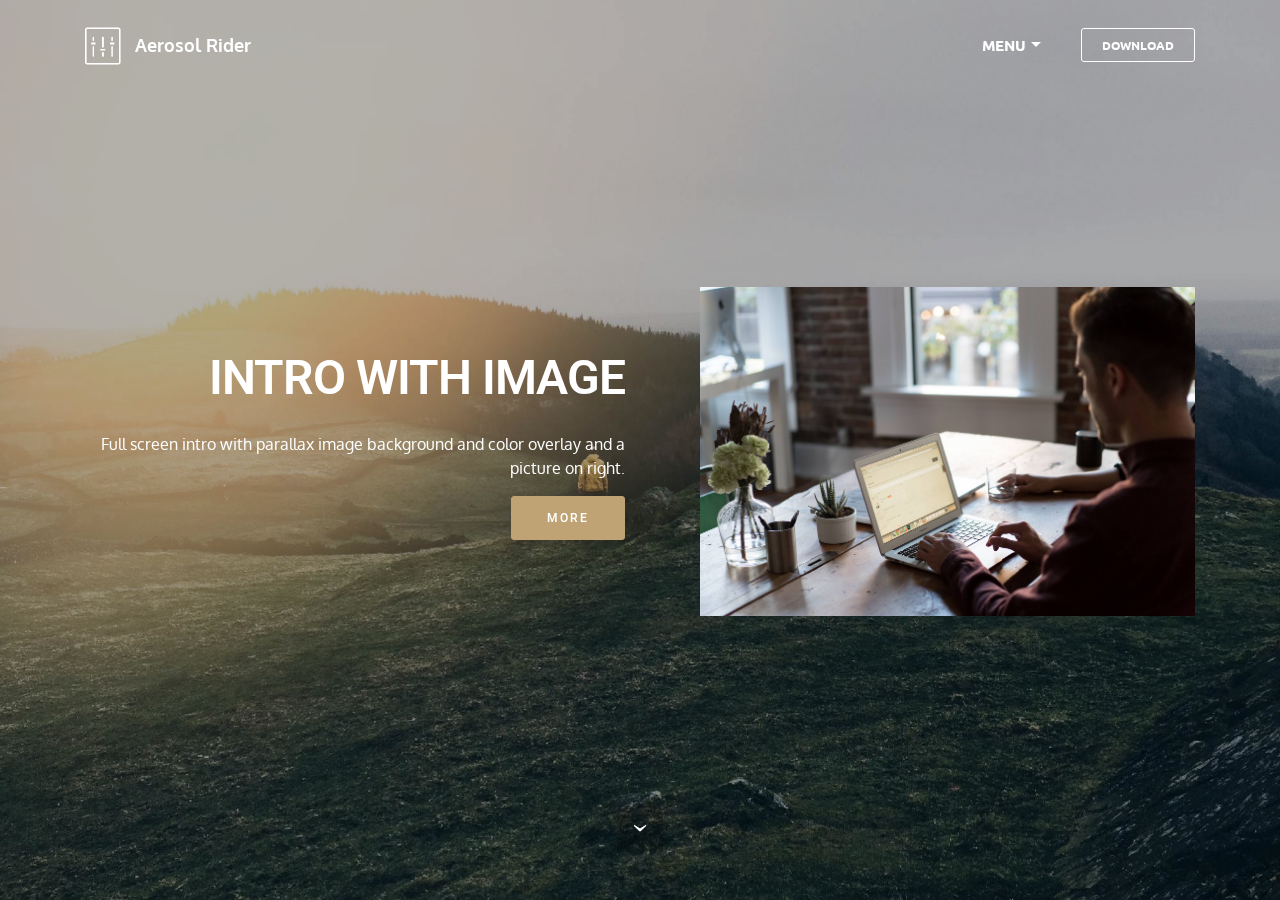
<file: index.html>
<!DOCTYPE html>
<html >
<head>
  <!-- Site made with Mobirise Website Builder v4.5.4, https://mobirise.com -->
  <meta charset="UTF-8">
  <meta http-equiv="X-UA-Compatible" content="IE=edge">
  <meta name="generator" content="Mobirise v4.5.4, mobirise.com">
  <meta name="viewport" content="width=device-width, initial-scale=1, minimum-scale=1">
  <link rel="shortcut icon" href="assets/images/aerosol-rider-logo-affter-ar-128x128.png" type="image/x-icon">
  <meta name="description" content="">
  <title>Home</title>
  <link rel="stylesheet" href="assets/bootstrap-material-design-font/css/material.css">
  <link rel="stylesheet" href="assets/web/assets/mobirise-icons/mobirise-icons.css">
  <link rel="stylesheet" href="https://fonts.googleapis.com/css?family=Montserrat:400,700">
  <link rel="stylesheet" href="https://fonts.googleapis.com/css?family=Raleway:100,100i,200,200i,300,300i,400,400i,500,500i,600,600i,700,700i,800,800i,900,900i">
  <link rel="stylesheet" href="https://fonts.googleapis.com/css?family=Lora:400,700,400italic,700italic&subset=latin">
  <link rel="stylesheet" href="assets/tether/tether.min.css">
  <link rel="stylesheet" href="assets/bootstrap/css/bootstrap.min.css">
  <link rel="stylesheet" href="assets/soundcloud-plugin/style.css">
  <link rel="stylesheet" href="assets/animate.css/animate.min.css">
  <link rel="stylesheet" href="assets/dropdown/css/style.css">
  <link rel="stylesheet" href="assets/theme/css/style.css">
  <link rel="stylesheet" href="assets/mobirise/css/mbr-additional.css" type="text/css">
  
  
  
</head>
<body>
<section id="menu-1" data-rv-view="0">

    <nav class="navbar navbar-dropdown transparent navbar-fixed-top bg-color">
        <div class="container">

            <div class="mbr-table">
                <div class="mbr-table-cell">

                    <div class="navbar-brand">
                        <span class="navbar-logo"><span class="mbri-setting2 mbr-iconfont mbr-iconfont-menu"></span></span>
                        <a class="navbar-caption" href="index.html">Aerosol Rider</a>
                    </div>

                </div>
                <div class="mbr-table-cell">

                    <button class="navbar-toggler pull-xs-right hidden-md-up" type="button" data-toggle="collapse" data-target="#exCollapsingNavbar">
                        <div class="hamburger-icon"></div>
                    </button>

                    <ul class="nav-dropdown collapse pull-xs-right nav navbar-nav navbar-toggleable-sm" id="exCollapsingNavbar"><li class="nav-item dropdown open"><a class="nav-link link dropdown-toggle" data-toggle="dropdown-submenu" href="#top" aria-expanded="true">MENU<br></a><div class="dropdown-menu"><a class="dropdown-item" href="release.html#msg-box6-r" aria-expanded="false">Release</a><div class="dropdown open"><a class="dropdown-item dropdown-toggle" href="http://forums.mobirise.com/" data-toggle="dropdown-submenu" aria-expanded="true">PsyTrance</a><div class="dropdown-menu dropdown-submenu"><a class="dropdown-item" href="fullon.html#soundcloud1-l">Full On</a><a class="dropdown-item" href="progressivo.html#soundcloud1-h">Progressivo</a></div></div><a class="dropdown-item" href="freevst.html#features1-k" aria-expanded="false">Free VST&nbsp;</a><a class="dropdown-item" href="contatos.html#form1-f">Contato</a></div></li><li class="nav-item nav-btn"><a class="nav-link btn btn-white btn-white-outline" href="https://theartistunion.com/tracks/d3eb1d" target="_blank">DOWNLOAD</a></li></ul>
                    <button hidden="" class="navbar-toggler navbar-close" type="button" data-toggle="collapse" data-target="#exCollapsingNavbar">
                        <div class="close-icon"></div>
                    </button>

                </div>
            </div>

        </div>
    </nav>

</section>

<section class="engine"><a href="https://mobirise.co/o">bootstrap button</a></section><section class="mbr-section mbr-section-hero mbr-section-full header2 mbr-parallax-background mbr-after-navbar" id="header2-t" data-rv-view="51" style="background-image: url(assets/images/landscape.jpg);">

    <div class="mbr-overlay" style="opacity: 0.3; background-color: rgb(0, 0, 0);">
    </div>

    <div class="mbr-table mbr-table-full">
        <div class="mbr-table-cell">

            <div class="container">
                <div class="mbr-section row">
                    <div class="mbr-table-md-up">
                        
                        
                        

                        <div class="mbr-table-cell col-md-5 content-size text-xs-center text-md-right">

                            <h3 class="mbr-section-title display-2">INTRO WITH IMAGE</h3>

                            <div class="mbr-section-text">
                                <p>Full screen intro with parallax image background and color overlay and a picture on right.</p>
                            </div>

                            <div class="mbr-section-btn"><a class="btn btn-primary" href="https://mobirise.com">MORE</a></div>

                        </div>
                        <div class="mbr-table-cell mbr-valign-top mbr-left-padding-md-up col-md-7 image-size" style="width: 50%;">
                            <div class="mbr-figure"><img src="assets/images/coworkers.jpg"></div>
                        </div>

                    </div>
                </div>
            </div>

        </div>
    </div>

    <div class="mbr-arrow mbr-arrow-floating hidden-sm-down" aria-hidden="true"><a href="#next"><i class="mbr-arrow-icon"></i></a></div>

</section>


  <script src="assets/web/assets/jquery/jquery.min.js"></script>
  <script src="assets/tether/tether.min.js"></script>
  <script src="assets/bootstrap/js/bootstrap.min.js"></script>
  <script src="assets/smooth-scroll/smooth-scroll.js"></script>
  <script src="assets/touch-swipe/jquery.touch-swipe.min.js"></script>
  <script src="assets/viewport-checker/jquery.viewportchecker.js"></script>
  <script src="assets/jarallax/jarallax.js"></script>
  <script src="assets/dropdown/js/script.min.js"></script>
  <script src="assets/theme/js/script.js"></script>
  
  
  <input name="animation" type="hidden">
  </body>
</html>
</file>
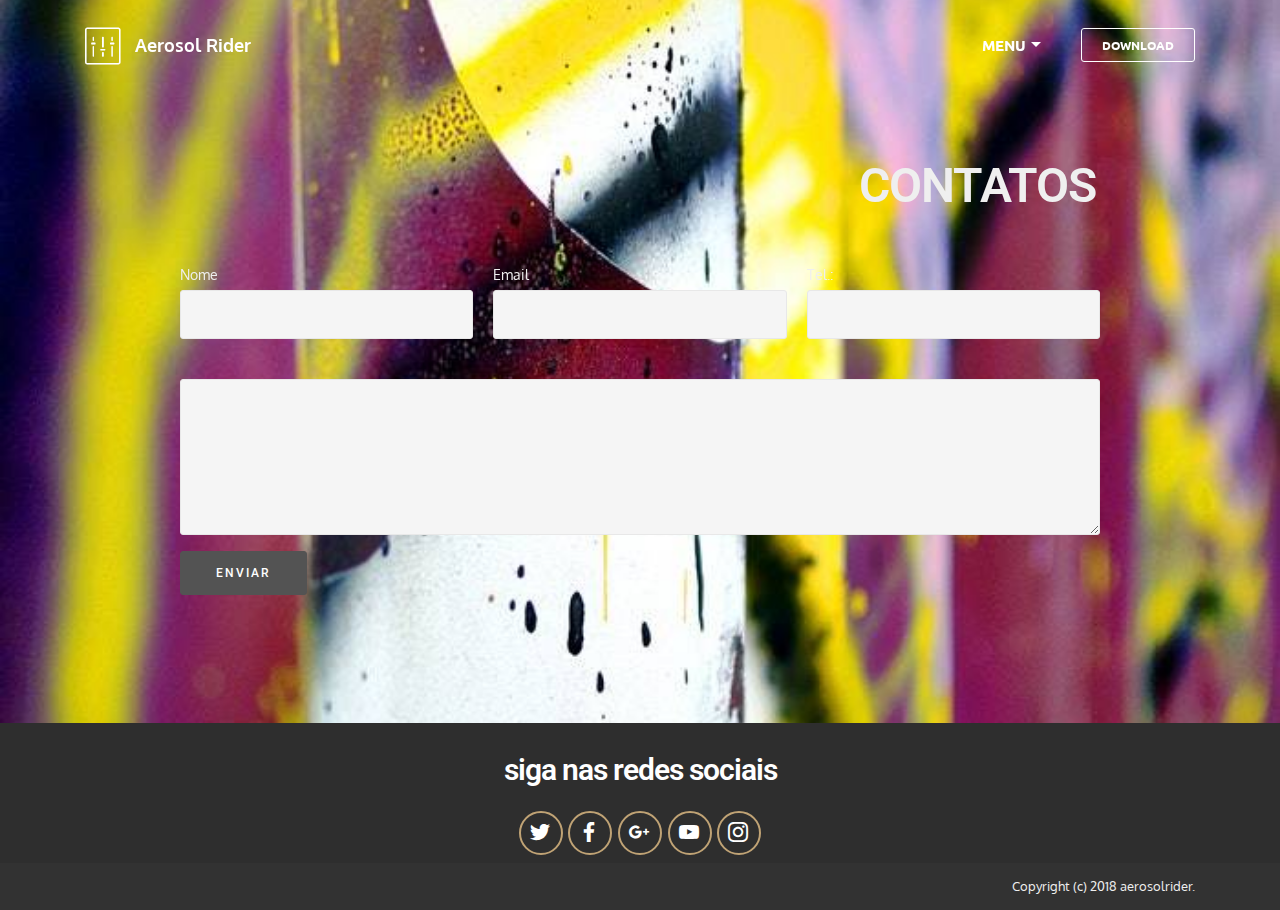
<file: contatos.html>
<!DOCTYPE html>
<html >
<head>
  <!-- Site made with Mobirise Website Builder v4.5.4, https://mobirise.com -->
  <meta charset="UTF-8">
  <meta http-equiv="X-UA-Compatible" content="IE=edge">
  <meta name="generator" content="Mobirise v4.5.4, mobirise.com">
  <meta name="viewport" content="width=device-width, initial-scale=1, minimum-scale=1">
  <link rel="shortcut icon" href="assets/images/aerosol-rider-logo-affter-ar-128x128.png" type="image/x-icon">
  <meta name="description" content="Site Maker Description">
  <title>Contatos</title>
  <link rel="stylesheet" href="assets/web/assets/mobirise-icons/mobirise-icons.css">
  <link rel="stylesheet" href="https://fonts.googleapis.com/css?family=Montserrat:400,700">
  <link rel="stylesheet" href="https://fonts.googleapis.com/css?family=Raleway:100,100i,200,200i,300,300i,400,400i,500,500i,600,600i,700,700i,800,800i,900,900i">
  <link rel="stylesheet" href="https://fonts.googleapis.com/css?family=Lora:400,700,400italic,700italic&subset=latin">
  <link rel="stylesheet" href="assets/bootstrap-material-design-font/css/material.css">
  <link rel="stylesheet" href="assets/tether/tether.min.css">
  <link rel="stylesheet" href="assets/soundcloud-plugin/style.css">
  <link rel="stylesheet" href="assets/bootstrap/css/bootstrap.min.css">
  <link rel="stylesheet" href="assets/animate.css/animate.min.css">
  <link rel="stylesheet" href="assets/dropdown/css/style.css">
  <link rel="stylesheet" href="assets/socicon/css/styles.css">
  <link rel="stylesheet" href="assets/theme/css/style.css">
  <link rel="stylesheet" href="assets/mobirise/css/mbr-additional.css" type="text/css">
  
  
  
</head>
<body>
<section id="menu-e" data-rv-view="18">

    <nav class="navbar navbar-dropdown transparent navbar-fixed-top bg-color">
        <div class="container">

            <div class="mbr-table">
                <div class="mbr-table-cell">

                    <div class="navbar-brand">
                        <span class="navbar-logo"><span class="mbri-setting2 mbr-iconfont mbr-iconfont-menu"></span></span>
                        <a class="navbar-caption" href="index.html">Aerosol Rider</a>
                    </div>

                </div>
                <div class="mbr-table-cell">

                    <button class="navbar-toggler pull-xs-right hidden-md-up" type="button" data-toggle="collapse" data-target="#exCollapsingNavbar">
                        <div class="hamburger-icon"></div>
                    </button>

                    <ul class="nav-dropdown collapse pull-xs-right nav navbar-nav navbar-toggleable-sm" id="exCollapsingNavbar"><li class="nav-item dropdown open"><a class="nav-link link dropdown-toggle" data-toggle="dropdown-submenu" href="#top" aria-expanded="true">MENU<br></a><div class="dropdown-menu"><a class="dropdown-item" href="release.html#msg-box6-r" aria-expanded="false">Release</a><div class="dropdown open"><a class="dropdown-item dropdown-toggle" href="http://forums.mobirise.com/" data-toggle="dropdown-submenu" aria-expanded="true">PsyTrance</a><div class="dropdown-menu dropdown-submenu"><a class="dropdown-item" href="fullon.html#soundcloud1-l">Full On</a><a class="dropdown-item" href="progressivo.html#soundcloud1-h">Progressivo</a></div></div><a class="dropdown-item" href="freevst.html#features1-k" aria-expanded="false">Free VST&nbsp;</a><a class="dropdown-item" href="contatos.html#form1-f">Contato</a></div></li><li class="nav-item nav-btn"><a class="nav-link btn btn-white btn-white-outline" href="https://theartistunion.com/tracks/d3eb1d" target="_blank">DOWNLOAD</a></li></ul>
                    <button hidden="" class="navbar-toggler navbar-close" type="button" data-toggle="collapse" data-target="#exCollapsingNavbar">
                        <div class="close-icon"></div>
                    </button>

                </div>
            </div>

        </div>
    </nav>

</section>

<section class="engine"><a href="https://mobirise.co/k">free bootstrap templates</a></section><section class="mbr-section form1 mbr-parallax-background mbr-after-navbar" id="form1-f" data-rv-view="20" style="background-image: url(assets/images/mbr-700x1080.jpg); padding-top: 160px; padding-bottom: 120px;">
    
    <div class="mbr-section mbr-section__container mbr-section__container--middle">
        <div class="container">
            <div class="row">
                <div class="col-xs-12 text-xs-center">
                    <h3 class="mbr-section-title display-2">CONTATOS &nbsp; &nbsp; &nbsp; &nbsp;&nbsp;</h3>
                    <small class="mbr-section-subtitle"></small>
                </div>
            </div>
        </div>
    </div>
    <div class="mbr-section mbr-section-nopadding">
        <div class="container">
            <div class="row">
                <div class="col-xs-12 col-lg-10 col-lg-offset-1" data-form-type="formoid">


                    <div data-form-alert="true">
                        <div hidden="" data-form-alert-success="true" class="alert alert-form alert-success text-xs-center">Obrigado por fazer contato, retornarei em breve!!</div>
                    </div>


                    <form action="https://mobirise.com/" method="post" data-form-title="CONTATOS &amp;nbsp; &amp;nbsp; &amp;nbsp; &amp;nbsp;&amp;nbsp;">

                        <input type="hidden" value="7N5mb5lhBbrR/qytNE5s/ZQ9vmQzO0PyCMg9taoi5Zwdl/pWFqYaA89PjeWqDfkQODS8+nNxYXs9l1nEOe2zAkRjHYD3hrvnrlKX82/1y2rxsuxnPIjEGfzR0hSFjlbE" data-form-email="true">

                        <div class="row row-sm-offset">

                            <div class="col-xs-12 col-md-4">
                                <div class="form-group">
                                    <label class="form-control-label" for="form1-f-name">Nome</label>
                                    <input type="text" class="form-control" name="name" required="" data-form-field="Name" id="form1-f-name">
                                </div>
                            </div>

                            <div class="col-xs-12 col-md-4">
                                <div class="form-group">
                                    <label class="form-control-label" for="form1-f-email">Email</label>
                                    <input type="email" class="form-control" name="email" required="" data-form-field="Email" id="form1-f-email">
                                </div>
                            </div>

                            <div class="col-xs-12 col-md-4">
                                <div class="form-group">
                                    <label class="form-control-label" for="form1-f-phone">Tel.:</label>
                                    <input type="tel" class="form-control" name="phone" data-form-field="Phone" id="form1-f-phone">
                                </div>
                            </div>

                        </div>

                        <div class="form-group">
                            <label class="form-control-label" for="form1-f-message"></label>
                            <textarea class="form-control" name="message" rows="7" data-form-field="Message" id="form1-f-message"></textarea>
                        </div>

                        <div><button type="submit" class="btn btn-black">ENVIAR</button></div>

                    </form>
                </div>
            </div>
        </div>
    </div>
</section>

<section class="mbr-section mbr-section-md-padding" id="social-buttons4-q" data-rv-view="31" style="background-color: rgb(46, 46, 46); padding-top: 30px; padding-bottom: 0px;">
    
    <div class="container">
        <div class="row">
            <div class="col-md-8 col-md-offset-2 text-xs-center">
                <h3 class="mbr-section-title display-2">siga nas redes sociais</h3>
                <div><a class="btn btn-social" title="Twitter" target="_blank" href="https://twitter.com/mobirise"><i class="socicon socicon-twitter"></i></a> <a class="btn btn-social" title="Facebook" target="_blank" href="https://www.facebook.com/pages/Mobirise/1616226671953247"><i class="socicon socicon-facebook"></i></a> <a class="btn btn-social" title="Google+" target="_blank" href="https://plus.google.com/u/0/+Mobirise/posts"><i class="socicon socicon-googleplus"></i></a> <a class="btn btn-social" title="YouTube" target="_blank" href="https://www.youtube.com/channel/UCt_tncVAetpK5JeM8L-8jyw"><i class="socicon socicon-youtube"></i></a> <a class="btn btn-social" title="Instagram" target="_blank" href="https://instagram.com/mobirise/"><i class="socicon socicon-instagram"></i></a>      </div>
            </div>
        </div>
    </div>
</section>

<footer class="mbr-small-footer mbr-section mbr-section-nopadding" id="footer1-g" data-rv-view="29" style="background-color: rgb(50, 50, 50); padding-top: 0.875rem; padding-bottom: 0.875rem;">
    
    <div class="container text-xs-center">
        <p>Copyright (c) 2018 aerosolrider.</p>
    </div>
</footer>


  <script src="assets/web/assets/jquery/jquery.min.js"></script>
  <script src="assets/tether/tether.min.js"></script>
  <script src="assets/bootstrap/js/bootstrap.min.js"></script>
  <script src="assets/dropdown/js/script.min.js"></script>
  <script src="assets/touch-swipe/jquery.touch-swipe.min.js"></script>
  <script src="assets/smooth-scroll/smooth-scroll.js"></script>
  <script src="assets/viewport-checker/jquery.viewportchecker.js"></script>
  <script src="assets/jarallax/jarallax.js"></script>
  <script src="assets/theme/js/script.js"></script>
  <script src="assets/formoid/formoid.min.js"></script>
  
  
  <input name="animation" type="hidden">
  </body>
</html>
</file>
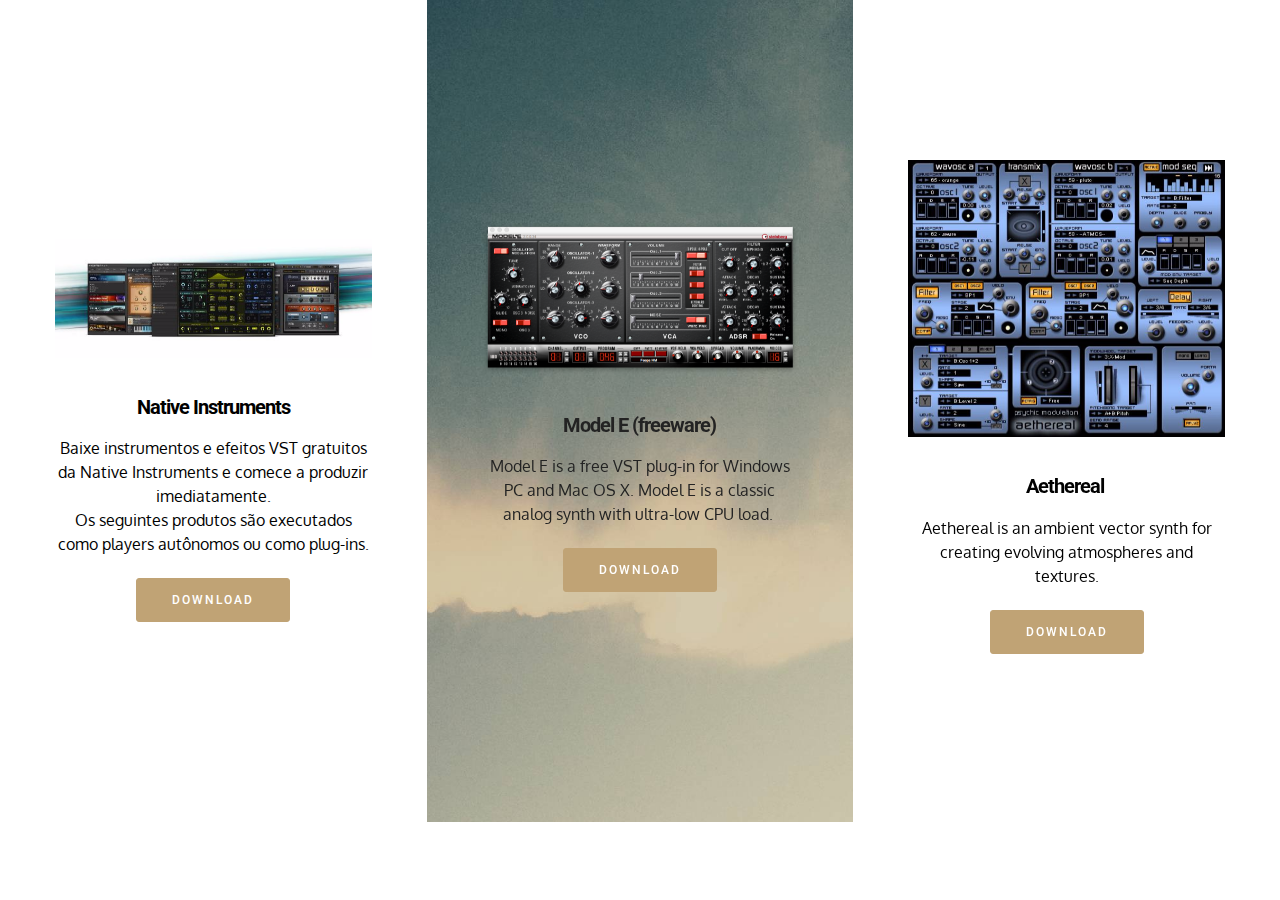
<file: freevst.html>
<!DOCTYPE html>
<html >
<head>
  <!-- Site made with Mobirise Website Builder v4.5.4, https://mobirise.com -->
  <meta charset="UTF-8">
  <meta http-equiv="X-UA-Compatible" content="IE=edge">
  <meta name="generator" content="Mobirise v4.5.4, mobirise.com">
  <meta name="viewport" content="width=device-width, initial-scale=1, minimum-scale=1">
  <link rel="shortcut icon" href="assets/images/aerosol-rider-logo-affter-ar-128x128.png" type="image/x-icon">
  <meta name="description" content="Site Maker Description">
  <title>Free VST</title>
  <link rel="stylesheet" href="assets/bootstrap-material-design-font/css/material.css">
  <link rel="stylesheet" href="assets/web/assets/mobirise-icons/mobirise-icons.css">
  <link rel="stylesheet" href="https://fonts.googleapis.com/css?family=Montserrat:400,700">
  <link rel="stylesheet" href="https://fonts.googleapis.com/css?family=Raleway:100,100i,200,200i,300,300i,400,400i,500,500i,600,600i,700,700i,800,800i,900,900i">
  <link rel="stylesheet" href="https://fonts.googleapis.com/css?family=Lora:400,700,400italic,700italic&subset=latin">
  <link rel="stylesheet" href="assets/tether/tether.min.css">
  <link rel="stylesheet" href="assets/bootstrap/css/bootstrap.min.css">
  <link rel="stylesheet" href="assets/soundcloud-plugin/style.css">
  <link rel="stylesheet" href="assets/animate.css/animate.min.css">
  <link rel="stylesheet" href="assets/dropdown/css/style.css">
  <link rel="stylesheet" href="assets/theme/css/style.css">
  <link rel="stylesheet" href="assets/mobirise/css/mbr-additional.css" type="text/css">
  
  
  
</head>
<body>
<section id="menu-i" data-rv-view="43">

    <nav class="navbar navbar-dropdown transparent navbar-fixed-top bg-color">
        <div class="container">

            <div class="mbr-table">
                <div class="mbr-table-cell">

                    <div class="navbar-brand">
                        <span class="navbar-logo"><span class="mbri-setting2 mbr-iconfont mbr-iconfont-menu"></span></span>
                        <a class="navbar-caption" href="index.html">Aerosol Rider</a>
                    </div>

                </div>
                <div class="mbr-table-cell">

                    <button class="navbar-toggler pull-xs-right hidden-md-up" type="button" data-toggle="collapse" data-target="#exCollapsingNavbar">
                        <div class="hamburger-icon"></div>
                    </button>

                    <ul class="nav-dropdown collapse pull-xs-right nav navbar-nav navbar-toggleable-sm" id="exCollapsingNavbar"><li class="nav-item dropdown open"><a class="nav-link link dropdown-toggle" data-toggle="dropdown-submenu" href="#top" aria-expanded="true">MENU<br></a><div class="dropdown-menu"><a class="dropdown-item" href="release.html#msg-box6-r" aria-expanded="false">Release</a><div class="dropdown open"><a class="dropdown-item dropdown-toggle" href="http://forums.mobirise.com/" data-toggle="dropdown-submenu" aria-expanded="true">PsyTrance</a><div class="dropdown-menu dropdown-submenu"><a class="dropdown-item" href="fullon.html#soundcloud1-l">Full On</a><a class="dropdown-item" href="progressivo.html#soundcloud1-h">Progressivo</a></div></div><a class="dropdown-item" href="freevst.html#features1-k" aria-expanded="false">Free VST&nbsp;</a><a class="dropdown-item" href="contatos.html#form1-f">Contato</a></div></li><li class="nav-item nav-btn"><a class="nav-link btn btn-white btn-white-outline" href="https://theartistunion.com/tracks/d3eb1d" target="_blank">DOWNLOAD</a></li></ul>
                    <button hidden="" class="navbar-toggler navbar-close" type="button" data-toggle="collapse" data-target="#exCollapsingNavbar">
                        <div class="close-icon"></div>
                    </button>

                </div>
            </div>

        </div>
    </nav>

</section>

<section class="engine"><a href="https://mobirise.co/b">web site creator</a></section><section class="mbr-cards mbr-section mbr-section-nopadding mbr-parallax-background mbr-after-navbar" id="features1-k" data-rv-view="45" style="background-image: url(assets/images/jumbotron.jpg);">

        

    <div class="mbr-cards-row row striped">

        <div class="mbr-cards-col col-xs-12 col-lg-4" style="padding-top: 160px; padding-bottom: 160px;">
            <div class="container">
                <div class="card cart-block">
                    <div class="card-img"><a href="https://www.native-instruments.com/en/products/free/" target="_blank"><img src="assets/images/img-ce-free-vst-para02-01-92734b3a3478e53ee9b3394a98a6e896-d-600x225.jpg" class="card-img-top"></a></div>
                    <div class="card-block">
                        <h4 class="card-title">Native Instruments<br></h4>
                        <h5 class="card-subtitle"></h5>
                        <p class="card-text">Baixe instrumentos e efeitos VST gratuitos da Native Instruments e comece a produzir imediatamente. 
<br>Os seguintes produtos são executados como players autônomos ou como plug-ins.</p>
                        <div class="card-btn"><a href="https://www.native-instruments.com/en/products/free/" class="btn btn-primary" target="_blank">DOWNLOAD</a></div>
                    </div>
                </div>
            </div>
        </div>
        <div class="mbr-cards-col col-xs-12 col-lg-4" style="padding-top: 160px; padding-bottom: 160px;">
            <div class="container">
                <div class="card cart-block">
                    <div class="card-img"><a href="http://myvst.com/vst-instruments/model-e-freeware" target="_blank"><img src="assets/images/steinberg-model-e-600x291.png" class="card-img-top"></a></div>
                    <div class="card-block">
                        <h4 class="card-title">Model E (freeware)</h4>
                        <h5 class="card-subtitle"></h5>
                        <p class="card-text">Model E is a free VST plug-in for Windows PC and Mac OS X.
Model E is a classic analog synth with ultra-low CPU load.&nbsp;<br></p>
                        <div class="card-btn"><a href="http://myvst.com/vst-instruments/model-e-freeware" class="btn btn-primary" target="_blank">DOWNLOAD</a></div>
                    </div>
                </div>
            </div>
        </div>
        <div class="mbr-cards-col col-xs-12 col-lg-4" style="padding-top: 160px; padding-bottom: 160px;">
            <div class="container">
                <div class="card cart-block">
                    <div class="card-img"><a href="http://www.vst4free.com/free_vst.php?plugin=Aethereal&id=729" target="_blank"><img src="assets/images/aethereal-3-600x525.jpg" class="card-img-top"></a></div>
                    <div class="card-block">
                        <h4 class="card-title"><div>Aethereal&nbsp;</div></h4>
                        <h5 class="card-subtitle"></h5>
                        <p class="card-text">Aethereal is an ambient vector synth for creating evolving atmospheres and textures.</p>
                        <div class="card-btn"><a href="http://www.vst4free.com/free_vst.php?plugin=Aethereal&id=729" class="btn btn-primary" target="_blank">DOWNLOAD</a></div>
                    </div>
                </div>
            </div>
        </div>
        
        
        
    </div>
</section>


  <script src="assets/web/assets/jquery/jquery.min.js"></script>
  <script src="assets/tether/tether.min.js"></script>
  <script src="assets/bootstrap/js/bootstrap.min.js"></script>
  <script src="assets/smooth-scroll/smooth-scroll.js"></script>
  <script src="assets/touch-swipe/jquery.touch-swipe.min.js"></script>
  <script src="assets/viewport-checker/jquery.viewportchecker.js"></script>
  <script src="assets/jarallax/jarallax.js"></script>
  <script src="assets/dropdown/js/script.min.js"></script>
  <script src="assets/theme/js/script.js"></script>
  
  
  <input name="animation" type="hidden">
  </body>
</html>
</file>
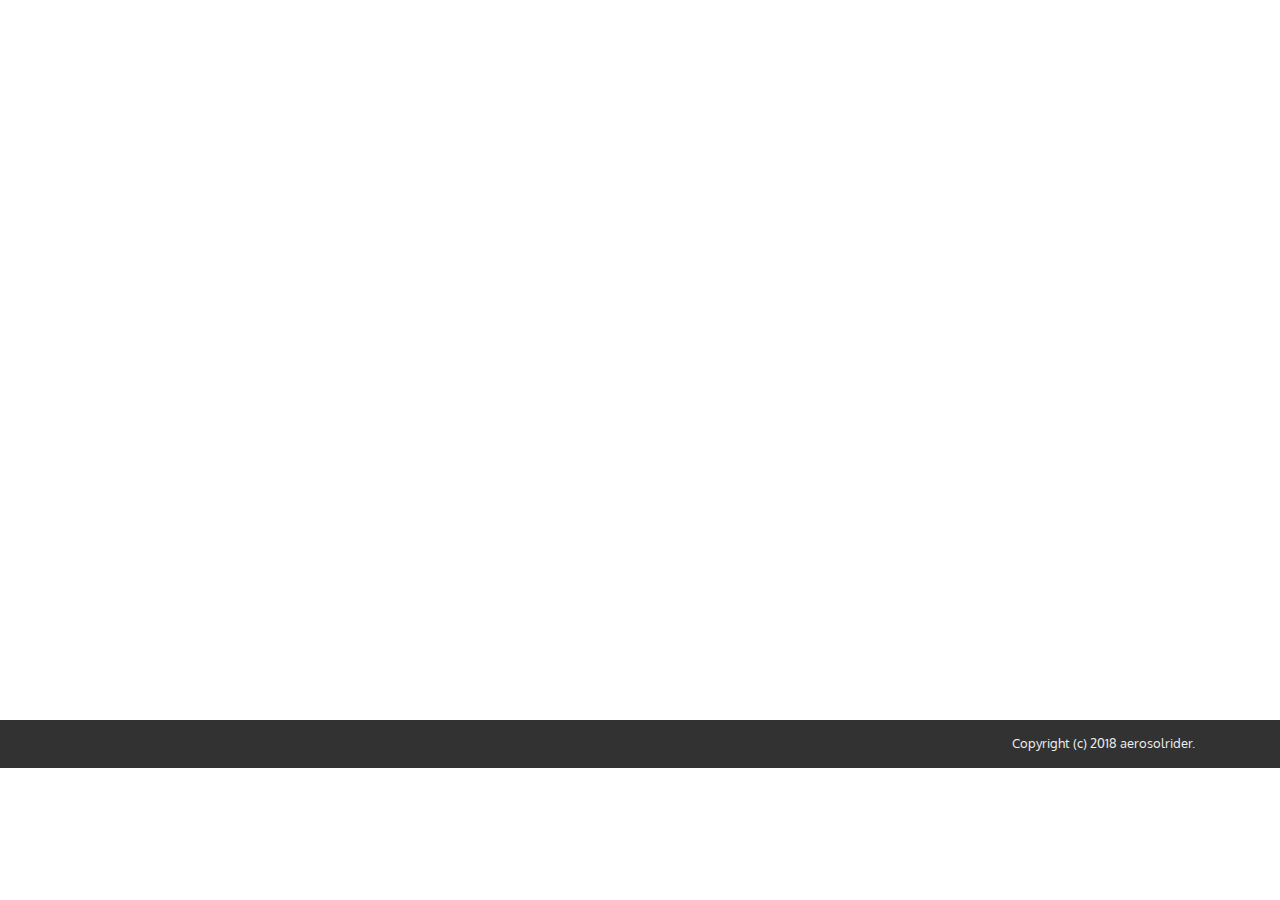
<file: progressivo.html>
<!DOCTYPE html>
<html >
<head>
  <!-- Site made with Mobirise Website Builder v4.5.4, https://mobirise.com -->
  <meta charset="UTF-8">
  <meta http-equiv="X-UA-Compatible" content="IE=edge">
  <meta name="generator" content="Mobirise v4.5.4, mobirise.com">
  <meta name="viewport" content="width=device-width, initial-scale=1, minimum-scale=1">
  <link rel="shortcut icon" href="assets/images/aerosol-rider-logo-affter-ar-128x128.png" type="image/x-icon">
  <meta name="description" content="Web Builder Description">
  <title>Progressivo</title>
  <link rel="stylesheet" href="assets/web/assets/mobirise-icons/mobirise-icons.css">
  <link rel="stylesheet" href="https://fonts.googleapis.com/css?family=Montserrat:400,700">
  <link rel="stylesheet" href="https://fonts.googleapis.com/css?family=Raleway:100,100i,200,200i,300,300i,400,400i,500,500i,600,600i,700,700i,800,800i,900,900i">
  <link rel="stylesheet" href="assets/bootstrap-material-design-font/css/material.css">
  <link rel="stylesheet" href="https://fonts.googleapis.com/css?family=Lora:400,700,400italic,700italic&subset=latin">
  <link rel="stylesheet" href="assets/tether/tether.min.css">
  <link rel="stylesheet" href="assets/bootstrap/css/bootstrap.min.css">
  <link rel="stylesheet" href="assets/soundcloud-plugin/style.css">
  <link rel="stylesheet" href="assets/dropdown/css/style.css">
  <link rel="stylesheet" href="assets/animate.css/animate.min.css">
  <link rel="stylesheet" href="assets/theme/css/style.css">
  <link rel="stylesheet" href="assets/mobirise/css/mbr-additional.css" type="text/css">
  
  
  
</head>
<body>
<section id="menu-d" data-rv-view="33">

    <nav class="navbar navbar-dropdown transparent navbar-fixed-top bg-color">
        <div class="container">

            <div class="mbr-table">
                <div class="mbr-table-cell">

                    <div class="navbar-brand">
                        <span class="navbar-logo"><span class="mbri-setting2 mbr-iconfont mbr-iconfont-menu"></span></span>
                        <a class="navbar-caption" href="index.html">Aerosol Rider</a>
                    </div>

                </div>
                <div class="mbr-table-cell">

                    <button class="navbar-toggler pull-xs-right hidden-md-up" type="button" data-toggle="collapse" data-target="#exCollapsingNavbar">
                        <div class="hamburger-icon"></div>
                    </button>

                    <ul class="nav-dropdown collapse pull-xs-right nav navbar-nav navbar-toggleable-sm" id="exCollapsingNavbar"><li class="nav-item dropdown open"><a class="nav-link link dropdown-toggle" data-toggle="dropdown-submenu" href="#top" aria-expanded="true">MENU<br></a><div class="dropdown-menu"><a class="dropdown-item" href="release.html#msg-box6-r" aria-expanded="false">Release</a><div class="dropdown open"><a class="dropdown-item dropdown-toggle" href="http://forums.mobirise.com/" data-toggle="dropdown-submenu" aria-expanded="true">PsyTrance</a><div class="dropdown-menu dropdown-submenu"><a class="dropdown-item" href="fullon.html#soundcloud1-l">Full On</a><a class="dropdown-item" href="progressivo.html#soundcloud1-h">Progressivo</a></div></div><a class="dropdown-item" href="freevst.html#features1-k" aria-expanded="false">Free VST&nbsp;</a><a class="dropdown-item" href="contatos.html#form1-f">Contato</a></div></li><li class="nav-item nav-btn"><a class="nav-link btn btn-white btn-white-outline" href="https://theartistunion.com/tracks/d3eb1d" target="_blank">DOWNLOAD</a></li></ul>
                    <button hidden="" class="navbar-toggler navbar-close" type="button" data-toggle="collapse" data-target="#exCollapsingNavbar">
                        <div class="close-icon"></div>
                    </button>

                </div>
            </div>

        </div>
    </nav>

</section>

<section class="engine"><a href="https://mobirise.co/h">how to make your own website</a></section><section class="mbr-gallery mbr-section mbr-section--no-padding mbr-soundcloud-container mbr-after-navbar" id="soundcloud1-h" data-rv-view="35" style="background-color: rgb(255, 255, 255); padding-top: 0rem; padding-bottom: 0rem;">
    <!-- Gallery -->
    <div class="mbr-section__container mbr-gallery-layout-article">
            <div>
                <figure class="mbr-figure mbr-figure--wysiwyg mbr-figure--full-width mbr-figure--caption-outside-bottom">
                    <iframe class="mbr-embedded-video" frameborder="0" allowfullscreen="" src="https://w.soundcloud.com/player/?url=http%3A%2F%2Fapi.soundcloud.com%2Fusers%2F20694162&amp;amp;auto_play=false&amp;amp;hide_related=false&amp;amp;show_comments=true&amp;amp;show_user=true&amp;amp;show_reposts=false&amp;amp;visual=true"></iframe>
                </figure>
            </div>
        <div class="clearfix"></div>
    </div>
</section>

<footer class="mbr-small-footer mbr-section mbr-section-nopadding" id="footer1-g" data-rv-view="37" style="background-color: rgb(50, 50, 50); padding-top: 0.875rem; padding-bottom: 0.875rem;">
    
    <div class="container text-xs-center">
        <p>Copyright (c) 2018 aerosolrider.</p>
    </div>
</footer>


  <script src="assets/web/assets/jquery/jquery.min.js"></script>
  <script src="assets/tether/tether.min.js"></script>
  <script src="assets/bootstrap/js/bootstrap.min.js"></script>
  <script src="assets/dropdown/js/script.min.js"></script>
  <script src="assets/touch-swipe/jquery.touch-swipe.min.js"></script>
  <script src="assets/viewport-checker/jquery.viewportchecker.js"></script>
  <script src="assets/smooth-scroll/smooth-scroll.js"></script>
  <script src="assets/theme/js/script.js"></script>
  
  
  <input name="animation" type="hidden">
  </body>
</html>
</file>
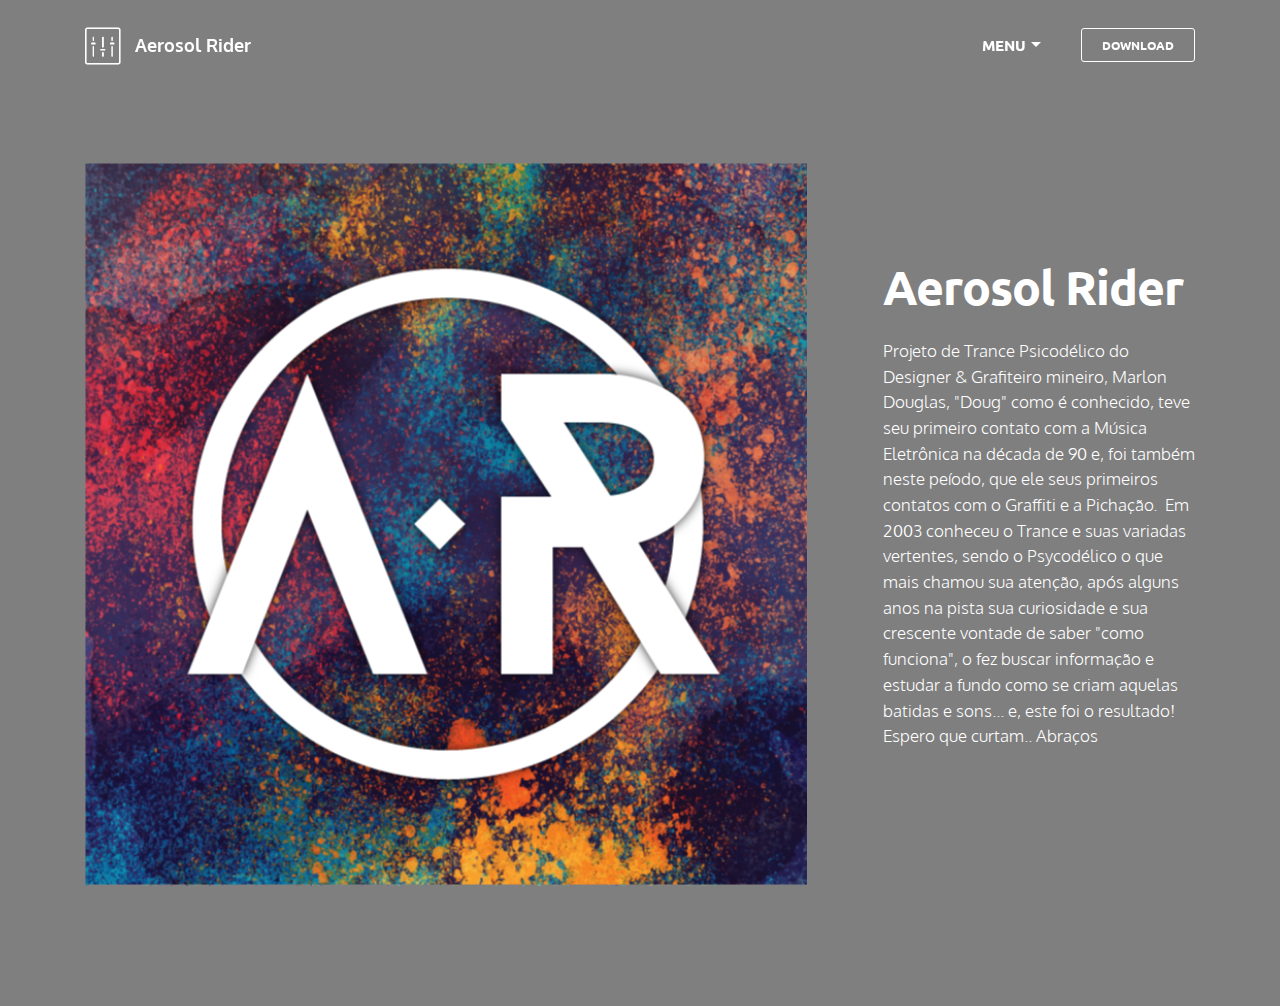
<file: release.html>
<!DOCTYPE html>
<html >
<head>
  <!-- Site made with Mobirise Website Builder v4.5.4, https://mobirise.com -->
  <meta charset="UTF-8">
  <meta http-equiv="X-UA-Compatible" content="IE=edge">
  <meta name="generator" content="Mobirise v4.5.4, mobirise.com">
  <meta name="viewport" content="width=device-width, initial-scale=1, minimum-scale=1">
  <link rel="shortcut icon" href="assets/images/aerosol-rider-logo-affter-ar-128x128.png" type="image/x-icon">
  <meta name="description" content="">
  <title>Release</title>
  <link rel="stylesheet" href="assets/bootstrap-material-design-font/css/material.css">
  <link rel="stylesheet" href="assets/web/assets/mobirise-icons/mobirise-icons.css">
  <link rel="stylesheet" href="https://fonts.googleapis.com/css?family=Montserrat:400,700">
  <link rel="stylesheet" href="https://fonts.googleapis.com/css?family=Raleway:100,100i,200,200i,300,300i,400,400i,500,500i,600,600i,700,700i,800,800i,900,900i">
  <link rel="stylesheet" href="https://fonts.googleapis.com/css?family=Lora:400,700,400italic,700italic&subset=latin">
  <link rel="stylesheet" href="assets/tether/tether.min.css">
  <link rel="stylesheet" href="assets/bootstrap/css/bootstrap.min.css">
  <link rel="stylesheet" href="assets/soundcloud-plugin/style.css">
  <link rel="stylesheet" href="assets/animate.css/animate.min.css">
  <link rel="stylesheet" href="assets/dropdown/css/style.css">
  <link rel="stylesheet" href="assets/theme/css/style.css">
  <link rel="stylesheet" href="assets/mobirise/css/mbr-additional.css" type="text/css">
  
  
  
</head>
<body>
<section id="menu-2" data-rv-view="6">

    <nav class="navbar navbar-dropdown transparent navbar-fixed-top bg-color">
        <div class="container">

            <div class="mbr-table">
                <div class="mbr-table-cell">

                    <div class="navbar-brand">
                        <span class="navbar-logo"><span class="mbri-setting2 mbr-iconfont mbr-iconfont-menu"></span></span>
                        <a class="navbar-caption" href="index.html">Aerosol Rider</a>
                    </div>

                </div>
                <div class="mbr-table-cell">

                    <button class="navbar-toggler pull-xs-right hidden-md-up" type="button" data-toggle="collapse" data-target="#exCollapsingNavbar">
                        <div class="hamburger-icon"></div>
                    </button>

                    <ul class="nav-dropdown collapse pull-xs-right nav navbar-nav navbar-toggleable-sm" id="exCollapsingNavbar"><li class="nav-item dropdown open"><a class="nav-link link dropdown-toggle" data-toggle="dropdown-submenu" href="#top" aria-expanded="true">MENU<br></a><div class="dropdown-menu"><a class="dropdown-item" href="release.html#msg-box6-r" aria-expanded="false">Release</a><div class="dropdown open"><a class="dropdown-item dropdown-toggle" href="http://forums.mobirise.com/" data-toggle="dropdown-submenu" aria-expanded="true">PsyTrance</a><div class="dropdown-menu dropdown-submenu"><a class="dropdown-item" href="fullon.html#soundcloud1-l">Full On</a><a class="dropdown-item" href="progressivo.html#soundcloud1-h">Progressivo</a></div></div><a class="dropdown-item" href="freevst.html#features1-k" aria-expanded="false">Free VST&nbsp;</a><a class="dropdown-item" href="contatos.html#form1-f">Contato</a></div></li><li class="nav-item nav-btn"><a class="nav-link btn btn-white btn-white-outline" href="https://theartistunion.com/tracks/d3eb1d" target="_blank">DOWNLOAD</a></li></ul>
                    <button hidden="" class="navbar-toggler navbar-close" type="button" data-toggle="collapse" data-target="#exCollapsingNavbar">
                        <div class="close-icon"></div>
                    </button>

                </div>
            </div>

        </div>
    </nav>

</section>

<section class="engine"><a href="https://mobirise.co/q">bootstrap carousel</a></section><section class="mbr-section mbr-after-navbar" id="msg-box6-r" data-bg-video="https://www.youtube.com/embed/_lj4KWrEjsk?rel=0&amp;amp;showinfo=0&amp;autoplay=0&amp;loop=0" data-rv-view="8" style="padding-top: 160px; padding-bottom: 120px;">

    <div class="mbr-overlay" style="opacity: 0.5; background-color: rgb(0, 0, 0);">
    </div>
    <div class="container">
        <div class="row">
            <div class="mbr-table-md-up">

              <div class="mbr-table-cell mbr-right-padding-md-up mbr-valign-top col-md-7 image-size" style="width: 70%;">
                  <div class="mbr-figure"><img src="assets/images/aerosol-rider-logo-affter-ar-701x701.png"></div>
              </div>

              


              <div class="mbr-table-cell col-md-5 text-xs-center text-md-left content-size">
                  <h3 class="mbr-section-title display-2"><p>Aerosol Rider</p></h3>
                  <div class="lead">

                    <p>Projeto de Trance Psicodélico do Designer &amp; Grafiteiro mineiro, Marlon Douglas, "Doug" como é conhecido, teve seu primeiro contato com a Música Eletrônica na década de 90 e, foi também neste peíodo, que ele seus primeiros contatos com o Graffiti e a Pichação. &nbsp;Em 2003 conheceu o Trance e suas variadas vertentes, sendo o Psycodélico o que mais chamou sua atenção, após alguns anos na pista sua curiosidade e sua crescente vontade de saber "como funciona", o fez buscar informação e estudar a fundo como se criam aquelas batidas e sons... e, este foi o resultado! Espero que curtam.. Abraços &nbsp;</p>

                  </div>

                  
              </div>


              

            </div>
        </div>
    </div>

</section>


  <script src="assets/web/assets/jquery/jquery.min.js"></script>
  <script src="assets/tether/tether.min.js"></script>
  <script src="assets/bootstrap/js/bootstrap.min.js"></script>
  <script src="assets/smooth-scroll/smooth-scroll.js"></script>
  <script src="assets/touch-swipe/jquery.touch-swipe.min.js"></script>
  <script src="assets/viewport-checker/jquery.viewportchecker.js"></script>
  <script src="assets/jquery-mb-ytplayer/jquery.mb.ytplayer.min.js"></script>
  <script src="assets/dropdown/js/script.min.js"></script>
  <script src="assets/theme/js/script.js"></script>
  
  
  <input name="animation" type="hidden">
  </body>
</html>
</file>
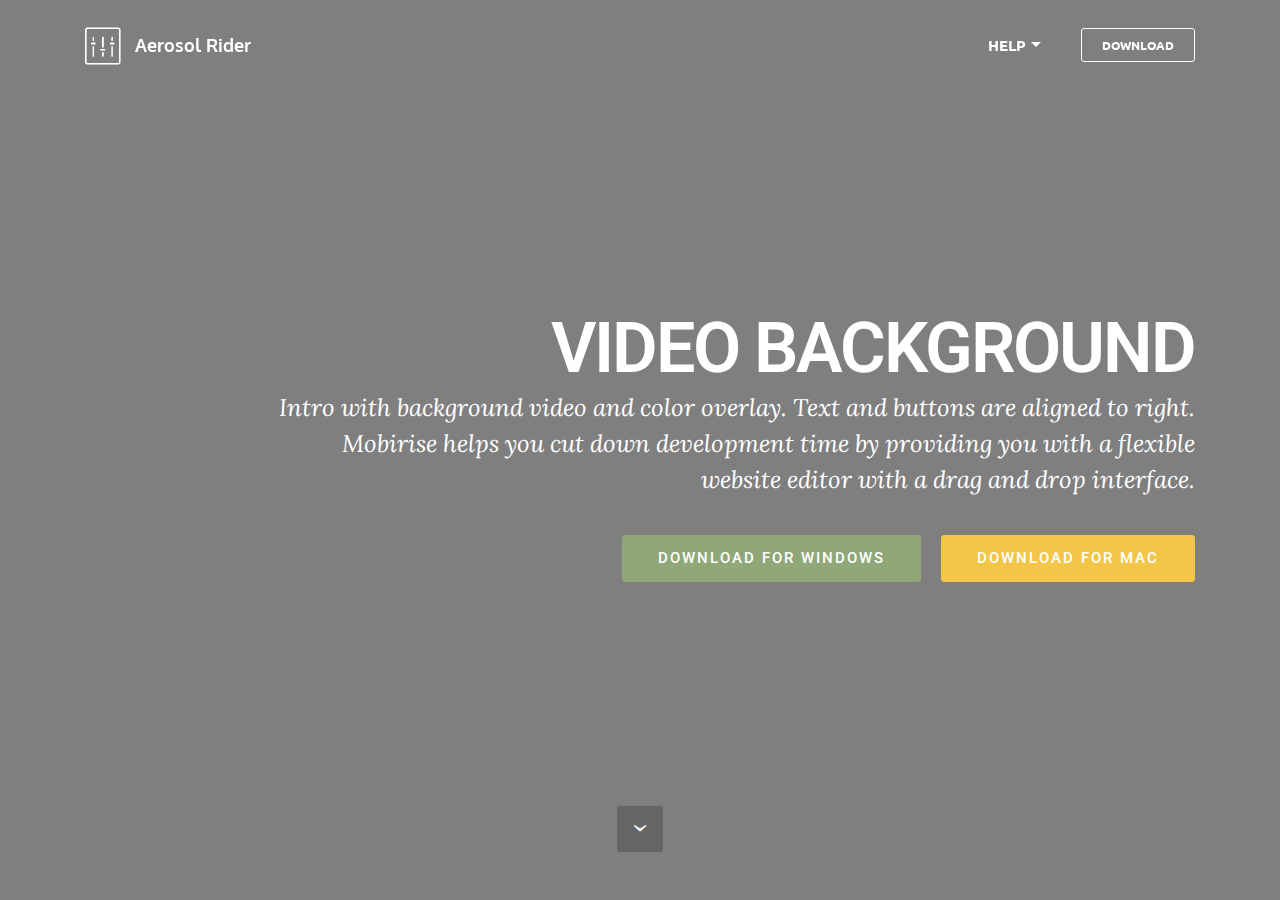
<file: sobre.html>
<!DOCTYPE html>
<html >
<head>
  <!-- Site made with Mobirise Website Builder v4.5.4, https://mobirise.com -->
  <meta charset="UTF-8">
  <meta http-equiv="X-UA-Compatible" content="IE=edge">
  <meta name="generator" content="Mobirise v4.5.4, mobirise.com">
  <meta name="viewport" content="width=device-width, initial-scale=1, minimum-scale=1">
  <link rel="shortcut icon" href="assets/images/aerosol-rider-logo-affter-ar-128x128.png" type="image/x-icon">
  <meta name="description" content="">
  <title>Sobre</title>
  <link rel="stylesheet" href="assets/bootstrap-material-design-font/css/material.css">
  <link rel="stylesheet" href="assets/web/assets/mobirise-icons/mobirise-icons.css">
  <link rel="stylesheet" href="https://fonts.googleapis.com/css?family=Montserrat:400,700">
  <link rel="stylesheet" href="https://fonts.googleapis.com/css?family=Raleway:100,100i,200,200i,300,300i,400,400i,500,500i,600,600i,700,700i,800,800i,900,900i">
  <link rel="stylesheet" href="https://fonts.googleapis.com/css?family=Lora:400,700,400italic,700italic&subset=latin">
  <link rel="stylesheet" href="assets/tether/tether.min.css">
  <link rel="stylesheet" href="assets/bootstrap/css/bootstrap.min.css">
  <link rel="stylesheet" href="assets/soundcloud-plugin/style.css">
  <link rel="stylesheet" href="assets/animate.css/animate.min.css">
  <link rel="stylesheet" href="assets/dropdown/css/style.css">
  <link rel="stylesheet" href="assets/theme/css/style.css">
  <link rel="stylesheet" href="assets/mobirise/css/mbr-additional.css" type="text/css">
  
  
  
</head>
<body>
<section id="menu-2" data-rv-view="5">

    <nav class="navbar navbar-dropdown transparent navbar-fixed-top bg-color">
        <div class="container">

            <div class="mbr-table">
                <div class="mbr-table-cell">

                    <div class="navbar-brand">
                        <span class="navbar-logo"><span class="mbri-setting2 mbr-iconfont mbr-iconfont-menu"></span></span>
                        <a class="navbar-caption" href="https://mobirise.com">Aerosol Rider</a>
                    </div>

                </div>
                <div class="mbr-table-cell">

                    <button class="navbar-toggler pull-xs-right hidden-md-up" type="button" data-toggle="collapse" data-target="#exCollapsingNavbar">
                        <div class="hamburger-icon"></div>
                    </button>

                    <ul class="nav-dropdown collapse pull-xs-right nav navbar-nav navbar-toggleable-sm" id="exCollapsingNavbar"><li class="nav-item dropdown open"><a class="nav-link link dropdown-toggle" data-toggle="dropdown-submenu" href="https://mobirise.com/" aria-expanded="true">HELP</a><div class="dropdown-menu"><a class="dropdown-item" href="http://forums.mobirise.com/">Forum</a><a class="dropdown-item" href="https://mobirise.com/" aria-expanded="false">Tutorials</a><a class="dropdown-item" href="https://mobirise.com/">Contact us</a></div></li><li class="nav-item nav-btn"><a class="nav-link btn btn-white btn-white-outline" href="https://theartistunion.com/tracks/d3eb1d" target="_blank">DOWNLOAD</a></li></ul>
                    <button hidden="" class="navbar-toggler navbar-close" type="button" data-toggle="collapse" data-target="#exCollapsingNavbar">
                        <div class="close-icon"></div>
                    </button>

                </div>
            </div>

        </div>
    </nav>

</section>

<section class="engine"><a href="https://mobirise.co/j">design your own website</a></section><section class="mbr-section mbr-section-hero mbr-section-full mbr-section-with-arrow mbr-after-navbar" id="header4-a" data-bg-video="https://www.youtube.com/watch?v=uNCr7NdOJgw" data-rv-view="78">

    <div class="mbr-overlay" style="opacity: 0.5; background-color: rgb(0, 0, 0);"></div>

    <div class="mbr-table-cell">

        <div class="container">
            <div class="row">
                <div class="mbr-section col-md-10 col-md-offset-2 text-xs-right">

                    <h1 class="mbr-section-title display-1">VIDEO BACKGROUND</h1>
                    <p class="mbr-section-lead lead">Intro with background video and color overlay. Text and buttons are aligned to right. Mobirise helps you cut down development time by providing you with a flexible website editor with a drag and drop interface.</p>
                    <div class="mbr-section-btn"><a class="btn btn-lg btn-success" href="https://mobirise.com">DOWNLOAD FOR WINDOWS</a> <a class="btn btn-lg btn-warning" href="https://mobirise.com">DOWNLOAD FOR MAC</a></div>
                </div>
            </div>
        </div>
    </div>

    <div class="mbr-arrow mbr-arrow-floating" aria-hidden="true"><a href="#next"><i class="mbr-arrow-icon"></i></a></div>

</section>


  <script src="assets/web/assets/jquery/jquery.min.js"></script>
  <script src="assets/tether/tether.min.js"></script>
  <script src="assets/bootstrap/js/bootstrap.min.js"></script>
  <script src="assets/smooth-scroll/smooth-scroll.js"></script>
  <script src="assets/touch-swipe/jquery.touch-swipe.min.js"></script>
  <script src="assets/viewport-checker/jquery.viewportchecker.js"></script>
  <script src="assets/jquery-mb-ytplayer/jquery.mb.ytplayer.min.js"></script>
  <script src="assets/dropdown/js/script.min.js"></script>
  <script src="assets/theme/js/script.js"></script>
  
  
  <input name="animation" type="hidden">
  </body>
</html>
</file>
<file: assets/bootstrap-material-design-font/css/material.css>
@font-face {
  font-family: 'Material-Design-Icons';
  src: url('../fonts/Material-Design-Icons.eot?3ocs8m');
  src: url('../fonts/Material-Design-Icons.eot?#iefix3ocs8m') format('embedded-opentype'), url('../fonts/Material-Design-Icons.woff?3ocs8m') format('woff'), url('../fonts/Material-Design-Icons.ttf?3ocs8m') format('truetype'), url('../fonts/Material-Design-Icons.svg?3ocs8m#Material-Design-Icons') format('svg');
  font-weight: normal;
  font-style: normal;
}
[class^="mdi-"],
[class*="mdi-"] {
  speak: none;
  display: inline-block;
  font-style: normal;
  font-variant:normal;
  font-weight:normal;
  /*font-size:24px;*/
  line-height:1;
  font-family:'Material-Design-Icons' !important;
  text-rendering: auto;
  
  -webkit-font-smoothing: antialiased;
  -moz-osx-font-smoothing: grayscale;
  -webkit-transform: translate(0, 0);
      -ms-transform: translate(0, 0);
          transform: translate(0, 0);
}
[class^="mdi-"]:before,
[class*="mdi-"]:before {
  display: inline-block;
  speak: none;
  text-decoration: inherit;
}
[class^="mdi-"].pull-left,
[class*="mdi-"].pull-left {
  margin-right: .3em;
}
[class^="mdi-"].pull-right,
[class*="mdi-"].pull-right {
  margin-left: .3em;
}
[class^="mdi-"].mdi-lg:before,
[class*="mdi-"].mdi-lg:before,
[class^="mdi-"].mdi-lg:after,
[class*="mdi-"].mdi-lg:after {
  font-size: 1.33333333em;
  line-height: 0.75em;
  vertical-align: -15%;
}
[class^="mdi-"].mdi-2x:before,
[class*="mdi-"].mdi-2x:before,
[class^="mdi-"].mdi-2x:after,
[class*="mdi-"].mdi-2x:after {
  font-size: 2em;
}
[class^="mdi-"].mdi-3x:before,
[class*="mdi-"].mdi-3x:before,
[class^="mdi-"].mdi-3x:after,
[class*="mdi-"].mdi-3x:after {
  font-size: 3em;
}
[class^="mdi-"].mdi-4x:before,
[class*="mdi-"].mdi-4x:before,
[class^="mdi-"].mdi-4x:after,
[class*="mdi-"].mdi-4x:after {
  font-size: 4em;
}
[class^="mdi-"].mdi-5x:before,
[class*="mdi-"].mdi-5x:before,
[class^="mdi-"].mdi-5x:after,
[class*="mdi-"].mdi-5x:after {
  font-size: 5em;
}
[class^="mdi-device-signal-cellular-"]:after,
[class^="mdi-device-battery-"]:after,
[class^="mdi-device-battery-charging-"]:after,
[class^="mdi-device-signal-cellular-connected-no-internet-"]:after,
[class^="mdi-device-signal-wifi-"]:after,
[class^="mdi-device-signal-wifi-statusbar-not-connected"]:after,
.mdi-device-network-wifi:after {
  opacity: .3;
  position: absolute;
  left: 0;
  top: 0;
  z-index: 1;
  display: inline-block;
  speak: none;
  text-decoration: inherit;
}
[class^="mdi-device-signal-cellular-"]:after {
  content: "\e758";
}
[class^="mdi-device-battery-"]:after {
  content: "\e735";
}
[class^="mdi-device-battery-charging-"]:after {
  content: "\e733";
}
[class^="mdi-device-signal-cellular-connected-no-internet-"]:after {
  content: "\e75d";
}
[class^="mdi-device-signal-wifi-"]:after,
.mdi-device-network-wifi:after {
  content: "\e765";
}
[class^="mdi-device-signal-wifi-statusbasr-not-connected"]:after {
  content: "\e8f7";
}
.mdi-device-signal-cellular-off:after,
.mdi-device-signal-cellular-null:after,
.mdi-device-signal-cellular-no-sim:after,
.mdi-device-signal-wifi-off:after,
.mdi-device-signal-wifi-4-bar:after,
.mdi-device-signal-cellular-4-bar:after,
.mdi-device-battery-alert:after,
.mdi-device-signal-cellular-connected-no-internet-4-bar:after,
.mdi-device-battery-std:after,
.mdi-device-battery-full .mdi-device-battery-unknown:after {
  content: "";
}
.mdi-fw {
  width: 1.28571429em;
  text-align: center;
}
.mdi-ul {
  padding-left: 0;
  margin-left: 2.14285714em;
  list-style-type: none;
}
.mdi-ul > li {
  position: relative;
}
.mdi-li {
  position: absolute;
  left: -2.14285714em;
  width: 2.14285714em;
  top: 0.14285714em;
  text-align: center;
}
.mdi-li.mdi-lg {
  left: -1.85714286em;
}
.mdi-border {
  padding: .2em .25em .15em;
  border: solid 0.08em #eeeeee;
  border-radius: .1em;
}
.mdi-spin {
  -webkit-animation: mdi-spin 2s infinite linear;
  animation: mdi-spin 2s infinite linear;
  -webkit-transform-origin: 50% 50%;
  -ms-transform-origin: 50% 50%;
      transform-origin: 50% 50%;
}
.mdi-pulse {
  -webkit-animation: mdi-spin 1s steps(8) infinite;
  animation: mdi-spin 1s steps(8) infinite;
  -webkit-transform-origin: 50% 50%;
  -ms-transform-origin: 50% 50%;
      transform-origin: 50% 50%;
}
@-webkit-keyframes mdi-spin {
  0% {
    -webkit-transform: rotate(0deg);
    transform: rotate(0deg);
  }
  100% {
    -webkit-transform: rotate(359deg);
    transform: rotate(359deg);
  }
}
@keyframes mdi-spin {
  0% {
    -webkit-transform: rotate(0deg);
    transform: rotate(0deg);
  }
  100% {
    -webkit-transform: rotate(359deg);
    transform: rotate(359deg);
  }
}
.mdi-rotate-90 {
  filter: progid:DXImageTransform.Microsoft.BasicImage(rotation=1);
  -webkit-transform: rotate(90deg);
  -ms-transform: rotate(90deg);
  transform: rotate(90deg);
}
.mdi-rotate-180 {
  filter: progid:DXImageTransform.Microsoft.BasicImage(rotation=2);
  -webkit-transform: rotate(180deg);
  -ms-transform: rotate(180deg);
  transform: rotate(180deg);
}
.mdi-rotate-270 {
  filter: progid:DXImageTransform.Microsoft.BasicImage(rotation=3);
  -webkit-transform: rotate(270deg);
  -ms-transform: rotate(270deg);
  transform: rotate(270deg);
}
.mdi-flip-horizontal {
  filter: progid:DXImageTransform.Microsoft.BasicImage(rotation=0, mirror=1);
  -webkit-transform: scale(-1, 1);
  -ms-transform: scale(-1, 1);
  transform: scale(-1, 1);
}
.mdi-flip-vertical {
  filter: progid:DXImageTransform.Microsoft.BasicImage(rotation=2, mirror=1);
  -webkit-transform: scale(1, -1);
  -ms-transform: scale(1, -1);
  transform: scale(1, -1);
}
:root .mdi-rotate-90,
:root .mdi-rotate-180,
:root .mdi-rotate-270,
:root .mdi-flip-horizontal,
:root .mdi-flip-vertical {
  -webkit-filter: none;
          filter: none;
}
.mdi-stack {
  position: relative;
  display: inline-block;
  width: 2em;
  height: 2em;
  line-height: 2em;
  vertical-align: middle;
}
.mdi-stack-1x,
.mdi-stack-2x {
  position: absolute;
  left: 0;
  width: 100%;
  text-align: center;
}
.mdi-stack-1x {
  line-height: inherit;
}
.mdi-stack-2x {
  font-size: 2em;
}
.mdi-inverse {
  color: #ffffff;
}
/* Start Icons */
.mdi-action-3d-rotation:before {
  content: "\e600";
}
.mdi-action-accessibility:before {
  content: "\e601";
}
.mdi-action-account-balance-wallet:before {
  content: "\e602";
}
.mdi-action-account-balance:before {
  content: "\e603";
}
.mdi-action-account-box:before {
  content: "\e604";
}
.mdi-action-account-child:before {
  content: "\e605";
}
.mdi-action-account-circle:before {
  content: "\e606";
}
.mdi-action-add-shopping-cart:before {
  content: "\e607";
}
.mdi-action-alarm-add:before {
  content: "\e608";
}
.mdi-action-alarm-off:before {
  content: "\e609";
}
.mdi-action-alarm-on:before {
  content: "\e60a";
}
.mdi-action-alarm:before {
  content: "\e60b";
}
.mdi-action-android:before {
  content: "\e60c";
}
.mdi-action-announcement:before {
  content: "\e60d";
}
.mdi-action-aspect-ratio:before {
  content: "\e60e";
}
.mdi-action-assessment:before {
  content: "\e60f";
}
.mdi-action-assignment-ind:before {
  content: "\e610";
}
.mdi-action-assignment-late:before {
  content: "\e611";
}
.mdi-action-assignment-return:before {
  content: "\e612";
}
.mdi-action-assignment-returned:before {
  content: "\e613";
}
.mdi-action-assignment-turned-in:before {
  content: "\e614";
}
.mdi-action-assignment:before {
  content: "\e615";
}
.mdi-action-autorenew:before {
  content: "\e616";
}
.mdi-action-backup:before {
  content: "\e617";
}
.mdi-action-book:before {
  content: "\e618";
}
.mdi-action-bookmark-outline:before {
  content: "\e619";
}
.mdi-action-bookmark:before {
  content: "\e61a";
}
.mdi-action-bug-report:before {
  content: "\e61b";
}
.mdi-action-cached:before {
  content: "\e61c";
}
.mdi-action-check-circle:before {
  content: "\e61d";
}
.mdi-action-class:before {
  content: "\e61e";
}
.mdi-action-credit-card:before {
  content: "\e61f";
}
.mdi-action-dashboard:before {
  content: "\e620";
}
.mdi-action-delete:before {
  content: "\e621";
}
.mdi-action-description:before {
  content: "\e622";
}
.mdi-action-dns:before {
  content: "\e623";
}
.mdi-action-done-all:before {
  content: "\e624";
}
.mdi-action-done:before {
  content: "\e625";
}
.mdi-action-event:before {
  content: "\e626";
}
.mdi-action-exit-to-app:before {
  content: "\e627";
}
.mdi-action-explore:before {
  content: "\e628";
}
.mdi-action-extension:before {
  content: "\e629";
}
.mdi-action-face-unlock:before {
  content: "\e62a";
}
.mdi-action-favorite-outline:before {
  content: "\e62b";
}
.mdi-action-favorite:before {
  content: "\e62c";
}
.mdi-action-find-in-page:before {
  content: "\e62d";
}
.mdi-action-find-replace:before {
  content: "\e62e";
}
.mdi-action-flip-to-back:before {
  content: "\e62f";
}
.mdi-action-flip-to-front:before {
  content: "\e630";
}
.mdi-action-get-app:before {
  content: "\e631";
}
.mdi-action-grade:before {
  content: "\e632";
}
.mdi-action-group-work:before {
  content: "\e633";
}
.mdi-action-help:before {
  content: "\e634";
}
.mdi-action-highlight-remove:before {
  content: "\e635";
}
.mdi-action-history:before {
  content: "\e636";
}
.mdi-action-home:before {
  content: "\e637";
}
.mdi-action-https:before {
  content: "\e638";
}
.mdi-action-info-outline:before {
  content: "\e639";
}
.mdi-action-info:before {
  content: "\e63a";
}
.mdi-action-input:before {
  content: "\e63b";
}
.mdi-action-invert-colors:before {
  content: "\e63c";
}
.mdi-action-label-outline:before {
  content: "\e63d";
}
.mdi-action-label:before {
  content: "\e63e";
}
.mdi-action-language:before {
  content: "\e63f";
}
.mdi-action-launch:before {
  content: "\e640";
}
.mdi-action-list:before {
  content: "\e641";
}
.mdi-action-lock-open:before {
  content: "\e642";
}
.mdi-action-lock-outline:before {
  content: "\e643";
}
.mdi-action-lock:before {
  content: "\e644";
}
.mdi-action-loyalty:before {
  content: "\e645";
}
.mdi-action-markunread-mailbox:before {
  content: "\e646";
}
.mdi-action-note-add:before {
  content: "\e647";
}
.mdi-action-open-in-browser:before {
  content: "\e648";
}
.mdi-action-open-in-new:before {
  content: "\e649";
}
.mdi-action-open-with:before {
  content: "\e64a";
}
.mdi-action-pageview:before {
  content: "\e64b";
}
.mdi-action-payment:before {
  content: "\e64c";
}
.mdi-action-perm-camera-mic:before {
  content: "\e64d";
}
.mdi-action-perm-contact-cal:before {
  content: "\e64e";
}
.mdi-action-perm-data-setting:before {
  content: "\e64f";
}
.mdi-action-perm-device-info:before {
  content: "\e650";
}
.mdi-action-perm-identity:before {
  content: "\e651";
}
.mdi-action-perm-media:before {
  content: "\e652";
}
.mdi-action-perm-phone-msg:before {
  content: "\e653";
}
.mdi-action-perm-scan-wifi:before {
  content: "\e654";
}
.mdi-action-picture-in-picture:before {
  content: "\e655";
}
.mdi-action-polymer:before {
  content: "\e656";
}
.mdi-action-print:before {
  content: "\e657";
}
.mdi-action-query-builder:before {
  content: "\e658";
}
.mdi-action-question-answer:before {
  content: "\e659";
}
.mdi-action-receipt:before {
  content: "\e65a";
}
.mdi-action-redeem:before {
  content: "\e65b";
}
.mdi-action-reorder:before {
  content: "\e65c";
}
.mdi-action-report-problem:before {
  content: "\e65d";
}
.mdi-action-restore:before {
  content: "\e65e";
}
.mdi-action-room:before {
  content: "\e65f";
}
.mdi-action-schedule:before {
  content: "\e660";
}
.mdi-action-search:before {
  content: "\e661";
}
.mdi-action-settings-applications:before {
  content: "\e662";
}
.mdi-action-settings-backup-restore:before {
  content: "\e663";
}
.mdi-action-settings-bluetooth:before {
  content: "\e664";
}
.mdi-action-settings-cell:before {
  content: "\e665";
}
.mdi-action-settings-display:before {
  content: "\e666";
}
.mdi-action-settings-ethernet:before {
  content: "\e667";
}
.mdi-action-settings-input-antenna:before {
  content: "\e668";
}
.mdi-action-settings-input-component:before {
  content: "\e669";
}
.mdi-action-settings-input-composite:before {
  content: "\e66a";
}
.mdi-action-settings-input-hdmi:before {
  content: "\e66b";
}
.mdi-action-settings-input-svideo:before {
  content: "\e66c";
}
.mdi-action-settings-overscan:before {
  content: "\e66d";
}
.mdi-action-settings-phone:before {
  content: "\e66e";
}
.mdi-action-settings-power:before {
  content: "\e66f";
}
.mdi-action-settings-remote:before {
  content: "\e670";
}
.mdi-action-settings-voice:before {
  content: "\e671";
}
.mdi-action-settings:before {
  content: "\e672";
}
.mdi-action-shop-two:before {
  content: "\e673";
}
.mdi-action-shop:before {
  content: "\e674";
}
.mdi-action-shopping-basket:before {
  content: "\e675";
}
.mdi-action-shopping-cart:before {
  content: "\e676";
}
.mdi-action-speaker-notes:before {
  content: "\e677";
}
.mdi-action-spellcheck:before {
  content: "\e678";
}
.mdi-action-star-rate:before {
  content: "\e679";
}
.mdi-action-stars:before {
  content: "\e67a";
}
.mdi-action-store:before {
  content: "\e67b";
}
.mdi-action-subject:before {
  content: "\e67c";
}
.mdi-action-supervisor-account:before {
  content: "\e67d";
}
.mdi-action-swap-horiz:before {
  content: "\e67e";
}
.mdi-action-swap-vert-circle:before {
  content: "\e67f";
}
.mdi-action-swap-vert:before {
  content: "\e680";
}
.mdi-action-system-update-tv:before {
  content: "\e681";
}
.mdi-action-tab-unselected:before {
  content: "\e682";
}
.mdi-action-tab:before {
  content: "\e683";
}
.mdi-action-theaters:before {
  content: "\e684";
}
.mdi-action-thumb-down:before {
  content: "\e685";
}
.mdi-action-thumb-up:before {
  content: "\e686";
}
.mdi-action-thumbs-up-down:before {
  content: "\e687";
}
.mdi-action-toc:before {
  content: "\e688";
}
.mdi-action-today:before {
  content: "\e689";
}
.mdi-action-track-changes:before {
  content: "\e68a";
}
.mdi-action-translate:before {
  content: "\e68b";
}
.mdi-action-trending-down:before {
  content: "\e68c";
}
.mdi-action-trending-neutral:before {
  content: "\e68d";
}
.mdi-action-trending-up:before {
  content: "\e68e";
}
.mdi-action-turned-in-not:before {
  content: "\e68f";
}
.mdi-action-turned-in:before {
  content: "\e690";
}
.mdi-action-verified-user:before {
  content: "\e691";
}
.mdi-action-view-agenda:before {
  content: "\e692";
}
.mdi-action-view-array:before {
  content: "\e693";
}
.mdi-action-view-carousel:before {
  content: "\e694";
}
.mdi-action-view-column:before {
  content: "\e695";
}
.mdi-action-view-day:before {
  content: "\e696";
}
.mdi-action-view-headline:before {
  content: "\e697";
}
.mdi-action-view-list:before {
  content: "\e698";
}
.mdi-action-view-module:before {
  content: "\e699";
}
.mdi-action-view-quilt:before {
  content: "\e69a";
}
.mdi-action-view-stream:before {
  content: "\e69b";
}
.mdi-action-view-week:before {
  content: "\e69c";
}
.mdi-action-visibility-off:before {
  content: "\e69d";
}
.mdi-action-visibility:before {
  content: "\e69e";
}
.mdi-action-wallet-giftcard:before {
  content: "\e69f";
}
.mdi-action-wallet-membership:before {
  content: "\e6a0";
}
.mdi-action-wallet-travel:before {
  content: "\e6a1";
}
.mdi-action-work:before {
  content: "\e6a2";
}
.mdi-alert-error:before {
  content: "\e6a3";
}
.mdi-alert-warning:before {
  content: "\e6a4";
}
.mdi-av-album:before {
  content: "\e6a5";
}
.mdi-av-closed-caption:before {
  content: "\e6a6";
}
.mdi-av-equalizer:before {
  content: "\e6a7";
}
.mdi-av-explicit:before {
  content: "\e6a8";
}
.mdi-av-fast-forward:before {
  content: "\e6a9";
}
.mdi-av-fast-rewind:before {
  content: "\e6aa";
}
.mdi-av-games:before {
  content: "\e6ab";
}
.mdi-av-hearing:before {
  content: "\e6ac";
}
.mdi-av-high-quality:before {
  content: "\e6ad";
}
.mdi-av-loop:before {
  content: "\e6ae";
}
.mdi-av-mic-none:before {
  content: "\e6af";
}
.mdi-av-mic-off:before {
  content: "\e6b0";
}
.mdi-av-mic:before {
  content: "\e6b1";
}
.mdi-av-movie:before {
  content: "\e6b2";
}
.mdi-av-my-library-add:before {
  content: "\e6b3";
}
.mdi-av-my-library-books:before {
  content: "\e6b4";
}
.mdi-av-my-library-music:before {
  content: "\e6b5";
}
.mdi-av-new-releases:before {
  content: "\e6b6";
}
.mdi-av-not-interested:before {
  content: "\e6b7";
}
.mdi-av-pause-circle-fill:before {
  content: "\e6b8";
}
.mdi-av-pause-circle-outline:before {
  content: "\e6b9";
}
.mdi-av-pause:before {
  content: "\e6ba";
}
.mdi-av-play-arrow:before {
  content: "\e6bb";
}
.mdi-av-play-circle-fill:before {
  content: "\e6bc";
}
.mdi-av-play-circle-outline:before {
  content: "\e6bd";
}
.mdi-av-play-shopping-bag:before {
  content: "\e6be";
}
.mdi-av-playlist-add:before {
  content: "\e6bf";
}
.mdi-av-queue-music:before {
  content: "\e6c0";
}
.mdi-av-queue:before {
  content: "\e6c1";
}
.mdi-av-radio:before {
  content: "\e6c2";
}
.mdi-av-recent-actors:before {
  content: "\e6c3";
}
.mdi-av-repeat-one:before {
  content: "\e6c4";
}
.mdi-av-repeat:before {
  content: "\e6c5";
}
.mdi-av-replay:before {
  content: "\e6c6";
}
.mdi-av-shuffle:before {
  content: "\e6c7";
}
.mdi-av-skip-next:before {
  content: "\e6c8";
}
.mdi-av-skip-previous:before {
  content: "\e6c9";
}
.mdi-av-snooze:before {
  content: "\e6ca";
}
.mdi-av-stop:before {
  content: "\e6cb";
}
.mdi-av-subtitles:before {
  content: "\e6cc";
}
.mdi-av-surround-sound:before {
  content: "\e6cd";
}
.mdi-av-timer:before {
  content: "\e6ce";
}
.mdi-av-video-collection:before {
  content: "\e6cf";
}
.mdi-av-videocam-off:before {
  content: "\e6d0";
}
.mdi-av-videocam:before {
  content: "\e6d1";
}
.mdi-av-volume-down:before {
  content: "\e6d2";
}
.mdi-av-volume-mute:before {
  content: "\e6d3";
}
.mdi-av-volume-off:before {
  content: "\e6d4";
}
.mdi-av-volume-up:before {
  content: "\e6d5";
}
.mdi-av-web:before {
  content: "\e6d6";
}
.mdi-communication-business:before {
  content: "\e6d7";
}
.mdi-communication-call-end:before {
  content: "\e6d8";
}
.mdi-communication-call-made:before {
  content: "\e6d9";
}
.mdi-communication-call-merge:before {
  content: "\e6da";
}
.mdi-communication-call-missed:before {
  content: "\e6db";
}
.mdi-communication-call-received:before {
  content: "\e6dc";
}
.mdi-communication-call-split:before {
  content: "\e6dd";
}
.mdi-communication-call:before {
  content: "\e6de";
}
.mdi-communication-chat:before {
  content: "\e6df";
}
.mdi-communication-clear-all:before {
  content: "\e6e0";
}
.mdi-communication-comment:before {
  content: "\e6e1";
}
.mdi-communication-contacts:before {
  content: "\e6e2";
}
.mdi-communication-dialer-sip:before {
  content: "\e6e3";
}
.mdi-communication-dialpad:before {
  content: "\e6e4";
}
.mdi-communication-dnd-on:before {
  content: "\e6e5";
}
.mdi-communication-email:before {
  content: "\e6e6";
}
.mdi-communication-forum:before {
  content: "\e6e7";
}
.mdi-communication-import-export:before {
  content: "\e6e8";
}
.mdi-communication-invert-colors-off:before {
  content: "\e6e9";
}
.mdi-communication-invert-colors-on:before {
  content: "\e6ea";
}
.mdi-communication-live-help:before {
  content: "\e6eb";
}
.mdi-communication-location-off:before {
  content: "\e6ec";
}
.mdi-communication-location-on:before {
  content: "\e6ed";
}
.mdi-communication-message:before {
  content: "\e6ee";
}
.mdi-communication-messenger:before {
  content: "\e6ef";
}
.mdi-communication-no-sim:before {
  content: "\e6f0";
}
.mdi-communication-phone:before {
  content: "\e6f1";
}
.mdi-communication-portable-wifi-off:before {
  content: "\e6f2";
}
.mdi-communication-quick-contacts-dialer:before {
  content: "\e6f3";
}
.mdi-communication-quick-contacts-mail:before {
  content: "\e6f4";
}
.mdi-communication-ring-volume:before {
  content: "\e6f5";
}
.mdi-communication-stay-current-landscape:before {
  content: "\e6f6";
}
.mdi-communication-stay-current-portrait:before {
  content: "\e6f7";
}
.mdi-communication-stay-primary-landscape:before {
  content: "\e6f8";
}
.mdi-communication-stay-primary-portrait:before {
  content: "\e6f9";
}
.mdi-communication-swap-calls:before {
  content: "\e6fa";
}
.mdi-communication-textsms:before {
  content: "\e6fb";
}
.mdi-communication-voicemail:before {
  content: "\e6fc";
}
.mdi-communication-vpn-key:before {
  content: "\e6fd";
}
.mdi-content-add-box:before {
  content: "\e6fe";
}
.mdi-content-add-circle-outline:before {
  content: "\e6ff";
}
.mdi-content-add-circle:before {
  content: "\e700";
}
.mdi-content-add:before {
  content: "\e701";
}
.mdi-content-archive:before {
  content: "\e702";
}
.mdi-content-backspace:before {
  content: "\e703";
}
.mdi-content-block:before {
  content: "\e704";
}
.mdi-content-clear:before {
  content: "\e705";
}
.mdi-content-content-copy:before {
  content: "\e706";
}
.mdi-content-content-cut:before {
  content: "\e707";
}
.mdi-content-content-paste:before {
  content: "\e708";
}
.mdi-content-create:before {
  content: "\e709";
}
.mdi-content-drafts:before {
  content: "\e70a";
}
.mdi-content-filter-list:before {
  content: "\e70b";
}
.mdi-content-flag:before {
  content: "\e70c";
}
.mdi-content-forward:before {
  content: "\e70d";
}
.mdi-content-gesture:before {
  content: "\e70e";
}
.mdi-content-inbox:before {
  content: "\e70f";
}
.mdi-content-link:before {
  content: "\e710";
}
.mdi-content-mail:before {
  content: "\e711";
}
.mdi-content-markunread:before {
  content: "\e712";
}
.mdi-content-redo:before {
  content: "\e713";
}
.mdi-content-remove-circle-outline:before {
  content: "\e714";
}
.mdi-content-remove-circle:before {
  content: "\e715";
}
.mdi-content-remove:before {
  content: "\e716";
}
.mdi-content-reply-all:before {
  content: "\e717";
}
.mdi-content-reply:before {
  content: "\e718";
}
.mdi-content-report:before {
  content: "\e719";
}
.mdi-content-save:before {
  content: "\e71a";
}
.mdi-content-select-all:before {
  content: "\e71b";
}
.mdi-content-send:before {
  content: "\e71c";
}
.mdi-content-sort:before {
  content: "\e71d";
}
.mdi-content-text-format:before {
  content: "\e71e";
}
.mdi-content-undo:before {
  content: "\e71f";
}
.mdi-editor-attach-file:before {
  content: "\e776";
}
.mdi-editor-attach-money:before {
  content: "\e777";
}
.mdi-editor-border-all:before {
  content: "\e778";
}
.mdi-editor-border-bottom:before {
  content: "\e779";
}
.mdi-editor-border-clear:before {
  content: "\e77a";
}
.mdi-editor-border-color:before {
  content: "\e77b";
}
.mdi-editor-border-horizontal:before {
  content: "\e77c";
}
.mdi-editor-border-inner:before {
  content: "\e77d";
}
.mdi-editor-border-left:before {
  content: "\e77e";
}
.mdi-editor-border-outer:before {
  content: "\e77f";
}
.mdi-editor-border-right:before {
  content: "\e780";
}
.mdi-editor-border-style:before {
  content: "\e781";
}
.mdi-editor-border-top:before {
  content: "\e782";
}
.mdi-editor-border-vertical:before {
  content: "\e783";
}
.mdi-editor-format-align-center:before {
  content: "\e784";
}
.mdi-editor-format-align-justify:before {
  content: "\e785";
}
.mdi-editor-format-align-left:before {
  content: "\e786";
}
.mdi-editor-format-align-right:before {
  content: "\e787";
}
.mdi-editor-format-bold:before {
  content: "\e788";
}
.mdi-editor-format-clear:before {
  content: "\e789";
}
.mdi-editor-format-color-fill:before {
  content: "\e78a";
}
.mdi-editor-format-color-reset:before {
  content: "\e78b";
}
.mdi-editor-format-color-text:before {
  content: "\e78c";
}
.mdi-editor-format-indent-decrease:before {
  content: "\e78d";
}
.mdi-editor-format-indent-increase:before {
  content: "\e78e";
}
.mdi-editor-format-italic:before {
  content: "\e78f";
}
.mdi-editor-format-line-spacing:before {
  content: "\e790";
}
.mdi-editor-format-list-bulleted:before {
  content: "\e791";
}
.mdi-editor-format-list-numbered:before {
  content: "\e792";
}
.mdi-editor-format-paint:before {
  content: "\e793";
}
.mdi-editor-format-quote:before {
  content: "\e794";
}
.mdi-editor-format-size:before {
  content: "\e795";
}
.mdi-editor-format-strikethrough:before {
  content: "\e796";
}
.mdi-editor-format-textdirection-l-to-r:before {
  content: "\e797";
}
.mdi-editor-format-textdirection-r-to-l:before {
  content: "\e798";
}
.mdi-editor-format-underline:before {
  content: "\e799";
}
.mdi-editor-functions:before {
  content: "\e79a";
}
.mdi-editor-insert-chart:before {
  content: "\e79b";
}
.mdi-editor-insert-comment:before {
  content: "\e79c";
}
.mdi-editor-insert-drive-file:before {
  content: "\e79d";
}
.mdi-editor-insert-emoticon:before {
  content: "\e79e";
}
.mdi-editor-insert-invitation:before {
  content: "\e79f";
}
.mdi-editor-insert-link:before {
  content: "\e7a0";
}
.mdi-editor-insert-photo:before {
  content: "\e7a1";
}
.mdi-editor-merge-type:before {
  content: "\e7a2";
}
.mdi-editor-mode-comment:before {
  content: "\e7a3";
}
.mdi-editor-mode-edit:before {
  content: "\e7a4";
}
.mdi-editor-publish:before {
  content: "\e7a5";
}
.mdi-editor-vertical-align-bottom:before {
  content: "\e7a6";
}
.mdi-editor-vertical-align-center:before {
  content: "\e7a7";
}
.mdi-editor-vertical-align-top:before {
  content: "\e7a8";
}
.mdi-editor-wrap-text:before {
  content: "\e7a9";
}
.mdi-file-attachment:before {
  content: "\e7aa";
}
.mdi-file-cloud-circle:before {
  content: "\e7ab";
}
.mdi-file-cloud-done:before {
  content: "\e7ac";
}
.mdi-file-cloud-download:before {
  content: "\e7ad";
}
.mdi-file-cloud-off:before {
  content: "\e7ae";
}
.mdi-file-cloud-queue:before {
  content: "\e7af";
}
.mdi-file-cloud-upload:before {
  content: "\e7b0";
}
.mdi-file-cloud:before {
  content: "\e7b1";
}
.mdi-file-file-download:before {
  content: "\e7b2";
}
.mdi-file-file-upload:before {
  content: "\e7b3";
}
.mdi-file-folder-open:before {
  content: "\e7b4";
}
.mdi-file-folder-shared:before {
  content: "\e7b5";
}
.mdi-file-folder:before {
  content: "\e7b6";
}
.mdi-device-access-alarm:before {
  content: "\e720";
}
.mdi-device-access-alarms:before {
  content: "\e721";
}
.mdi-device-access-time:before {
  content: "\e722";
}
.mdi-device-add-alarm:before {
  content: "\e723";
}
.mdi-device-airplanemode-off:before {
  content: "\e724";
}
.mdi-device-airplanemode-on:before {
  content: "\e725";
}
.mdi-device-battery-20:before {
  content: "\e726";
}
.mdi-device-battery-30:before {
  content: "\e727";
}
.mdi-device-battery-50:before {
  content: "\e728";
}
.mdi-device-battery-60:before {
  content: "\e729";
}
.mdi-device-battery-80:before {
  content: "\e72a";
}
.mdi-device-battery-90:before {
  content: "\e72b";
}
.mdi-device-battery-alert:before {
  content: "\e72c";
}
.mdi-device-battery-charging-20:before {
  content: "\e72d";
}
.mdi-device-battery-charging-30:before {
  content: "\e72e";
}
.mdi-device-battery-charging-50:before {
  content: "\e72f";
}
.mdi-device-battery-charging-60:before {
  content: "\e730";
}
.mdi-device-battery-charging-80:before {
  content: "\e731";
}
.mdi-device-battery-charging-90:before {
  content: "\e732";
}
.mdi-device-battery-charging-full:before {
  content: "\e733";
}
.mdi-device-battery-full:before {
  content: "\e734";
}
.mdi-device-battery-std:before {
  content: "\e735";
}
.mdi-device-battery-unknown:before {
  content: "\e736";
}
.mdi-device-bluetooth-connected:before {
  content: "\e737";
}
.mdi-device-bluetooth-disabled:before {
  content: "\e738";
}
.mdi-device-bluetooth-searching:before {
  content: "\e739";
}
.mdi-device-bluetooth:before {
  content: "\e73a";
}
.mdi-device-brightness-auto:before {
  content: "\e73b";
}
.mdi-device-brightness-high:before {
  content: "\e73c";
}
.mdi-device-brightness-low:before {
  content: "\e73d";
}
.mdi-device-brightness-medium:before {
  content: "\e73e";
}
.mdi-device-data-usage:before {
  content: "\e73f";
}
.mdi-device-developer-mode:before {
  content: "\e740";
}
.mdi-device-devices:before {
  content: "\e741";
}
.mdi-device-dvr:before {
  content: "\e742";
}
.mdi-device-gps-fixed:before {
  content: "\e743";
}
.mdi-device-gps-not-fixed:before {
  content: "\e744";
}
.mdi-device-gps-off:before {
  content: "\e745";
}
.mdi-device-location-disabled:before {
  content: "\e746";
}
.mdi-device-location-searching:before {
  content: "\e747";
}
.mdi-device-multitrack-audio:before {
  content: "\e748";
}
.mdi-device-network-cell:before {
  content: "\e749";
}
.mdi-device-network-wifi:before {
  content: "\e74a";
}
.mdi-device-nfc:before {
  content: "\e74b";
}
.mdi-device-now-wallpaper:before {
  content: "\e74c";
}
.mdi-device-now-widgets:before {
  content: "\e74d";
}
.mdi-device-screen-lock-landscape:before {
  content: "\e74e";
}
.mdi-device-screen-lock-portrait:before {
  content: "\e74f";
}
.mdi-device-screen-lock-rotation:before {
  content: "\e750";
}
.mdi-device-screen-rotation:before {
  content: "\e751";
}
.mdi-device-sd-storage:before {
  content: "\e752";
}
.mdi-device-settings-system-daydream:before {
  content: "\e753";
}
.mdi-device-signal-cellular-0-bar:before {
  content: "\e754";
}
.mdi-device-signal-cellular-1-bar:before {
  content: "\e755";
}
.mdi-device-signal-cellular-2-bar:before {
  content: "\e756";
}
.mdi-device-signal-cellular-3-bar:before {
  content: "\e757";
}
.mdi-device-signal-cellular-4-bar:before {
  content: "\e758";
}
.mdi-signal-wifi-statusbar-connected-no-internet-after:before {
  content: "\e8f6";
}
.mdi-device-signal-cellular-connected-no-internet-0-bar:before {
  content: "\e759";
}
.mdi-device-signal-cellular-connected-no-internet-1-bar:before {
  content: "\e75a";
}
.mdi-device-signal-cellular-connected-no-internet-2-bar:before {
  content: "\e75b";
}
.mdi-device-signal-cellular-connected-no-internet-3-bar:before {
  content: "\e75c";
}
.mdi-device-signal-cellular-connected-no-internet-4-bar:before {
  content: "\e75d";
}
.mdi-device-signal-cellular-no-sim:before {
  content: "\e75e";
}
.mdi-device-signal-cellular-null:before {
  content: "\e75f";
}
.mdi-device-signal-cellular-off:before {
  content: "\e760";
}
.mdi-device-signal-wifi-0-bar:before {
  content: "\e761";
}
.mdi-device-signal-wifi-1-bar:before {
  content: "\e762";
}
.mdi-device-signal-wifi-2-bar:before {
  content: "\e763";
}
.mdi-device-signal-wifi-3-bar:before {
  content: "\e764";
}
.mdi-device-signal-wifi-4-bar:before {
  content: "\e765";
}
.mdi-device-signal-wifi-off:before {
  content: "\e766";
}
.mdi-device-signal-wifi-statusbar-1-bar:before {
  content: "\e767";
}
.mdi-device-signal-wifi-statusbar-2-bar:before {
  content: "\e768";
}
.mdi-device-signal-wifi-statusbar-3-bar:before {
  content: "\e769";
}
.mdi-device-signal-wifi-statusbar-4-bar:before {
  content: "\e76a";
}
.mdi-device-signal-wifi-statusbar-connected-no-internet-:before {
  content: "\e76b";
}
.mdi-device-signal-wifi-statusbar-connected-no-internet:before {
  content: "\e76f";
}
.mdi-device-signal-wifi-statusbar-connected-no-internet-2:before {
  content: "\e76c";
}
.mdi-device-signal-wifi-statusbar-connected-no-internet-3:before {
  content: "\e76d";
}
.mdi-device-signal-wifi-statusbar-connected-no-internet-4:before {
  content: "\e76e";
}
.mdi-signal-wifi-statusbar-not-connected-after:before {
  content: "\e8f7";
}
.mdi-device-signal-wifi-statusbar-not-connected:before {
  content: "\e770";
}
.mdi-device-signal-wifi-statusbar-null:before {
  content: "\e771";
}
.mdi-device-storage:before {
  content: "\e772";
}
.mdi-device-usb:before {
  content: "\e773";
}
.mdi-device-wifi-lock:before {
  content: "\e774";
}
.mdi-device-wifi-tethering:before {
  content: "\e775";
}
.mdi-hardware-cast-connected:before {
  content: "\e7b7";
}
.mdi-hardware-cast:before {
  content: "\e7b8";
}
.mdi-hardware-computer:before {
  content: "\e7b9";
}
.mdi-hardware-desktop-mac:before {
  content: "\e7ba";
}
.mdi-hardware-desktop-windows:before {
  content: "\e7bb";
}
.mdi-hardware-dock:before {
  content: "\e7bc";
}
.mdi-hardware-gamepad:before {
  content: "\e7bd";
}
.mdi-hardware-headset-mic:before {
  content: "\e7be";
}
.mdi-hardware-headset:before {
  content: "\e7bf";
}
.mdi-hardware-keyboard-alt:before {
  content: "\e7c0";
}
.mdi-hardware-keyboard-arrow-down:before {
  content: "\e7c1";
}
.mdi-hardware-keyboard-arrow-left:before {
  content: "\e7c2";
}
.mdi-hardware-keyboard-arrow-right:before {
  content: "\e7c3";
}
.mdi-hardware-keyboard-arrow-up:before {
  content: "\e7c4";
}
.mdi-hardware-keyboard-backspace:before {
  content: "\e7c5";
}
.mdi-hardware-keyboard-capslock:before {
  content: "\e7c6";
}
.mdi-hardware-keyboard-control:before {
  content: "\e7c7";
}
.mdi-hardware-keyboard-hide:before {
  content: "\e7c8";
}
.mdi-hardware-keyboard-return:before {
  content: "\e7c9";
}
.mdi-hardware-keyboard-tab:before {
  content: "\e7ca";
}
.mdi-hardware-keyboard-voice:before {
  content: "\e7cb";
}
.mdi-hardware-keyboard:before {
  content: "\e7cc";
}
.mdi-hardware-laptop-chromebook:before {
  content: "\e7cd";
}
.mdi-hardware-laptop-mac:before {
  content: "\e7ce";
}
.mdi-hardware-laptop-windows:before {
  content: "\e7cf";
}
.mdi-hardware-laptop:before {
  content: "\e7d0";
}
.mdi-hardware-memory:before {
  content: "\e7d1";
}
.mdi-hardware-mouse:before {
  content: "\e7d2";
}
.mdi-hardware-phone-android:before {
  content: "\e7d3";
}
.mdi-hardware-phone-iphone:before {
  content: "\e7d4";
}
.mdi-hardware-phonelink-off:before {
  content: "\e7d5";
}
.mdi-hardware-phonelink:before {
  content: "\e7d6";
}
.mdi-hardware-security:before {
  content: "\e7d7";
}
.mdi-hardware-sim-card:before {
  content: "\e7d8";
}
.mdi-hardware-smartphone:before {
  content: "\e7d9";
}
.mdi-hardware-speaker:before {
  content: "\e7da";
}
.mdi-hardware-tablet-android:before {
  content: "\e7db";
}
.mdi-hardware-tablet-mac:before {
  content: "\e7dc";
}
.mdi-hardware-tablet:before {
  content: "\e7dd";
}
.mdi-hardware-tv:before {
  content: "\e7de";
}
.mdi-hardware-watch:before {
  content: "\e7df";
}
.mdi-image-add-to-photos:before {
  content: "\e7e0";
}
.mdi-image-adjust:before {
  content: "\e7e1";
}
.mdi-image-assistant-photo:before {
  content: "\e7e2";
}
.mdi-image-audiotrack:before {
  content: "\e7e3";
}
.mdi-image-blur-circular:before {
  content: "\e7e4";
}
.mdi-image-blur-linear:before {
  content: "\e7e5";
}
.mdi-image-blur-off:before {
  content: "\e7e6";
}
.mdi-image-blur-on:before {
  content: "\e7e7";
}
.mdi-image-brightness-1:before {
  content: "\e7e8";
}
.mdi-image-brightness-2:before {
  content: "\e7e9";
}
.mdi-image-brightness-3:before {
  content: "\e7ea";
}
.mdi-image-brightness-4:before {
  content: "\e7eb";
}
.mdi-image-brightness-5:before {
  content: "\e7ec";
}
.mdi-image-brightness-6:before {
  content: "\e7ed";
}
.mdi-image-brightness-7:before {
  content: "\e7ee";
}
.mdi-image-brush:before {
  content: "\e7ef";
}
.mdi-image-camera-alt:before {
  content: "\e7f0";
}
.mdi-image-camera-front:before {
  content: "\e7f1";
}
.mdi-image-camera-rear:before {
  content: "\e7f2";
}
.mdi-image-camera-roll:before {
  content: "\e7f3";
}
.mdi-image-camera:before {
  content: "\e7f4";
}
.mdi-image-center-focus-strong:before {
  content: "\e7f5";
}
.mdi-image-center-focus-weak:before {
  content: "\e7f6";
}
.mdi-image-collections:before {
  content: "\e7f7";
}
.mdi-image-color-lens:before {
  content: "\e7f8";
}
.mdi-image-colorize:before {
  content: "\e7f9";
}
.mdi-image-compare:before {
  content: "\e7fa";
}
.mdi-image-control-point-duplicate:before {
  content: "\e7fb";
}
.mdi-image-control-point:before {
  content: "\e7fc";
}
.mdi-image-crop-3-2:before {
  content: "\e7fd";
}
.mdi-image-crop-5-4:before {
  content: "\e7fe";
}
.mdi-image-crop-7-5:before {
  content: "\e7ff";
}
.mdi-image-crop-16-9:before {
  content: "\e800";
}
.mdi-image-crop-din:before {
  content: "\e801";
}
.mdi-image-crop-free:before {
  content: "\e802";
}
.mdi-image-crop-landscape:before {
  content: "\e803";
}
.mdi-image-crop-original:before {
  content: "\e804";
}
.mdi-image-crop-portrait:before {
  content: "\e805";
}
.mdi-image-crop-square:before {
  content: "\e806";
}
.mdi-image-crop:before {
  content: "\e807";
}
.mdi-image-dehaze:before {
  content: "\e808";
}
.mdi-image-details:before {
  content: "\e809";
}
.mdi-image-edit:before {
  content: "\e80a";
}
.mdi-image-exposure-minus-1:before {
  content: "\e80b";
}
.mdi-image-exposure-minus-2:before {
  content: "\e80c";
}
.mdi-image-exposure-plus-1:before {
  content: "\e80d";
}
.mdi-image-exposure-plus-2:before {
  content: "\e80e";
}
.mdi-image-exposure-zero:before {
  content: "\e80f";
}
.mdi-image-exposure:before {
  content: "\e810";
}
.mdi-image-filter-1:before {
  content: "\e811";
}
.mdi-image-filter-2:before {
  content: "\e812";
}
.mdi-image-filter-3:before {
  content: "\e813";
}
.mdi-image-filter-4:before {
  content: "\e814";
}
.mdi-image-filter-5:before {
  content: "\e815";
}
.mdi-image-filter-6:before {
  content: "\e816";
}
.mdi-image-filter-7:before {
  content: "\e817";
}
.mdi-image-filter-8:before {
  content: "\e818";
}
.mdi-image-filter-9-plus:before {
  content: "\e819";
}
.mdi-image-filter-9:before {
  content: "\e81a";
}
.mdi-image-filter-b-and-w:before {
  content: "\e81b";
}
.mdi-image-filter-center-focus:before {
  content: "\e81c";
}
.mdi-image-filter-drama:before {
  content: "\e81d";
}
.mdi-image-filter-frames:before {
  content: "\e81e";
}
.mdi-image-filter-hdr:before {
  content: "\e81f";
}
.mdi-image-filter-none:before {
  content: "\e820";
}
.mdi-image-filter-tilt-shift:before {
  content: "\e821";
}
.mdi-image-filter-vintage:before {
  content: "\e822";
}
.mdi-image-filter:before {
  content: "\e823";
}
.mdi-image-flare:before {
  content: "\e824";
}
.mdi-image-flash-auto:before {
  content: "\e825";
}
.mdi-image-flash-off:before {
  content: "\e826";
}
.mdi-image-flash-on:before {
  content: "\e827";
}
.mdi-image-flip:before {
  content: "\e828";
}
.mdi-image-gradient:before {
  content: "\e829";
}
.mdi-image-grain:before {
  content: "\e82a";
}
.mdi-image-grid-off:before {
  content: "\e82b";
}
.mdi-image-grid-on:before {
  content: "\e82c";
}
.mdi-image-hdr-off:before {
  content: "\e82d";
}
.mdi-image-hdr-on:before {
  content: "\e82e";
}
.mdi-image-hdr-strong:before {
  content: "\e82f";
}
.mdi-image-hdr-weak:before {
  content: "\e830";
}
.mdi-image-healing:before {
  content: "\e831";
}
.mdi-image-image-aspect-ratio:before {
  content: "\e832";
}
.mdi-image-image:before {
  content: "\e833";
}
.mdi-image-iso:before {
  content: "\e834";
}
.mdi-image-landscape:before {
  content: "\e835";
}
.mdi-image-leak-add:before {
  content: "\e836";
}
.mdi-image-leak-remove:before {
  content: "\e837";
}
.mdi-image-lens:before {
  content: "\e838";
}
.mdi-image-looks-3:before {
  content: "\e839";
}
.mdi-image-looks-4:before {
  content: "\e83a";
}
.mdi-image-looks-5:before {
  content: "\e83b";
}
.mdi-image-looks-6:before {
  content: "\e83c";
}
.mdi-image-looks-one:before {
  content: "\e83d";
}
.mdi-image-looks-two:before {
  content: "\e83e";
}
.mdi-image-looks:before {
  content: "\e83f";
}
.mdi-image-loupe:before {
  content: "\e840";
}
.mdi-image-movie-creation:before {
  content: "\e841";
}
.mdi-image-nature-people:before {
  content: "\e842";
}
.mdi-image-nature:before {
  content: "\e843";
}
.mdi-image-navigate-before:before {
  content: "\e844";
}
.mdi-image-navigate-next:before {
  content: "\e845";
}
.mdi-image-palette:before {
  content: "\e846";
}
.mdi-image-panorama-fisheye:before {
  content: "\e847";
}
.mdi-image-panorama-horizontal:before {
  content: "\e848";
}
.mdi-image-panorama-vertical:before {
  content: "\e849";
}
.mdi-image-panorama-wide-angle:before {
  content: "\e84a";
}
.mdi-image-panorama:before {
  content: "\e84b";
}
.mdi-image-photo-album:before {
  content: "\e84c";
}
.mdi-image-photo-camera:before {
  content: "\e84d";
}
.mdi-image-photo-library:before {
  content: "\e84e";
}
.mdi-image-photo:before {
  content: "\e84f";
}
.mdi-image-portrait:before {
  content: "\e850";
}
.mdi-image-remove-red-eye:before {
  content: "\e851";
}
.mdi-image-rotate-left:before {
  content: "\e852";
}
.mdi-image-rotate-right:before {
  content: "\e853";
}
.mdi-image-slideshow:before {
  content: "\e854";
}
.mdi-image-straighten:before {
  content: "\e855";
}
.mdi-image-style:before {
  content: "\e856";
}
.mdi-image-switch-camera:before {
  content: "\e857";
}
.mdi-image-switch-video:before {
  content: "\e858";
}
.mdi-image-tag-faces:before {
  content: "\e859";
}
.mdi-image-texture:before {
  content: "\e85a";
}
.mdi-image-timelapse:before {
  content: "\e85b";
}
.mdi-image-timer-3:before {
  content: "\e85c";
}
.mdi-image-timer-10:before {
  content: "\e85d";
}
.mdi-image-timer-auto:before {
  content: "\e85e";
}
.mdi-image-timer-off:before {
  content: "\e85f";
}
.mdi-image-timer:before {
  content: "\e860";
}
.mdi-image-tonality:before {
  content: "\e861";
}
.mdi-image-transform:before {
  content: "\e862";
}
.mdi-image-tune:before {
  content: "\e863";
}
.mdi-image-wb-auto:before {
  content: "\e864";
}
.mdi-image-wb-cloudy:before {
  content: "\e865";
}
.mdi-image-wb-incandescent:before {
  content: "\e866";
}
.mdi-image-wb-irradescent:before {
  content: "\e867";
}
.mdi-image-wb-sunny:before {
  content: "\e868";
}
.mdi-maps-beenhere:before {
  content: "\e869";
}
.mdi-maps-directions-bike:before {
  content: "\e86a";
}
.mdi-maps-directions-bus:before {
  content: "\e86b";
}
.mdi-maps-directions-car:before {
  content: "\e86c";
}
.mdi-maps-directions-ferry:before {
  content: "\e86d";
}
.mdi-maps-directions-subway:before {
  content: "\e86e";
}
.mdi-maps-directions-train:before {
  content: "\e86f";
}
.mdi-maps-directions-transit:before {
  content: "\e870";
}
.mdi-maps-directions-walk:before {
  content: "\e871";
}
.mdi-maps-directions:before {
  content: "\e872";
}
.mdi-maps-flight:before {
  content: "\e873";
}
.mdi-maps-hotel:before {
  content: "\e874";
}
.mdi-maps-layers-clear:before {
  content: "\e875";
}
.mdi-maps-layers:before {
  content: "\e876";
}
.mdi-maps-local-airport:before {
  content: "\e877";
}
.mdi-maps-local-atm:before {
  content: "\e878";
}
.mdi-maps-local-attraction:before {
  content: "\e879";
}
.mdi-maps-local-bar:before {
  content: "\e87a";
}
.mdi-maps-local-cafe:before {
  content: "\e87b";
}
.mdi-maps-local-car-wash:before {
  content: "\e87c";
}
.mdi-maps-local-convenience-store:before {
  content: "\e87d";
}
.mdi-maps-local-drink:before {
  content: "\e87e";
}
.mdi-maps-local-florist:before {
  content: "\e87f";
}
.mdi-maps-local-gas-station:before {
  content: "\e880";
}
.mdi-maps-local-grocery-store:before {
  content: "\e881";
}
.mdi-maps-local-hospital:before {
  content: "\e882";
}
.mdi-maps-local-hotel:before {
  content: "\e883";
}
.mdi-maps-local-laundry-service:before {
  content: "\e884";
}
.mdi-maps-local-library:before {
  content: "\e885";
}
.mdi-maps-local-mall:before {
  content: "\e886";
}
.mdi-maps-local-movies:before {
  content: "\e887";
}
.mdi-maps-local-offer:before {
  content: "\e888";
}
.mdi-maps-local-parking:before {
  content: "\e889";
}
.mdi-maps-local-pharmacy:before {
  content: "\e88a";
}
.mdi-maps-local-phone:before {
  content: "\e88b";
}
.mdi-maps-local-pizza:before {
  content: "\e88c";
}
.mdi-maps-local-play:before {
  content: "\e88d";
}
.mdi-maps-local-post-office:before {
  content: "\e88e";
}
.mdi-maps-local-print-shop:before {
  content: "\e88f";
}
.mdi-maps-local-restaurant:before {
  content: "\e890";
}
.mdi-maps-local-see:before {
  content: "\e891";
}
.mdi-maps-local-shipping:before {
  content: "\e892";
}
.mdi-maps-local-taxi:before {
  content: "\e893";
}
.mdi-maps-location-history:before {
  content: "\e894";
}
.mdi-maps-map:before {
  content: "\e895";
}
.mdi-maps-my-location:before {
  content: "\e896";
}
.mdi-maps-navigation:before {
  content: "\e897";
}
.mdi-maps-pin-drop:before {
  content: "\e898";
}
.mdi-maps-place:before {
  content: "\e899";
}
.mdi-maps-rate-review:before {
  content: "\e89a";
}
.mdi-maps-restaurant-menu:before {
  content: "\e89b";
}
.mdi-maps-satellite:before {
  content: "\e89c";
}
.mdi-maps-store-mall-directory:before {
  content: "\e89d";
}
.mdi-maps-terrain:before {
  content: "\e89e";
}
.mdi-maps-traffic:before {
  content: "\e89f";
}
.mdi-navigation-apps:before {
  content: "\e8a0";
}
.mdi-navigation-arrow-back:before {
  content: "\e8a1";
}
.mdi-navigation-arrow-drop-down-circle:before {
  content: "\e8a2";
}
.mdi-navigation-arrow-drop-down:before {
  content: "\e8a3";
}
.mdi-navigation-arrow-drop-up:before {
  content: "\e8a4";
}
.mdi-navigation-arrow-forward:before {
  content: "\e8a5";
}
.mdi-navigation-cancel:before {
  content: "\e8a6";
}
.mdi-navigation-check:before {
  content: "\e8a7";
}
.mdi-navigation-chevron-left:before {
  content: "\e8a8";
}
.mdi-navigation-chevron-right:before {
  content: "\e8a9";
}
.mdi-navigation-close:before {
  content: "\e8aa";
}
.mdi-navigation-expand-less:before {
  content: "\e8ab";
}
.mdi-navigation-expand-more:before {
  content: "\e8ac";
}
.mdi-navigation-fullscreen-exit:before {
  content: "\e8ad";
}
.mdi-navigation-fullscreen:before {
  content: "\e8ae";
}
.mdi-navigation-menu:before {
  content: "\e8af";
}
.mdi-navigation-more-horiz:before {
  content: "\e8b0";
}
.mdi-navigation-more-vert:before {
  content: "\e8b1";
}
.mdi-navigation-refresh:before {
  content: "\e8b2";
}
.mdi-navigation-unfold-less:before {
  content: "\e8b3";
}
.mdi-navigation-unfold-more:before {
  content: "\e8b4";
}
.mdi-notification-adb:before {
  content: "\e8b5";
}
.mdi-notification-bluetooth-audio:before {
  content: "\e8b6";
}
.mdi-notification-disc-full:before {
  content: "\e8b7";
}
.mdi-notification-dnd-forwardslash:before {
  content: "\e8b8";
}
.mdi-notification-do-not-disturb:before {
  content: "\e8b9";
}
.mdi-notification-drive-eta:before {
  content: "\e8ba";
}
.mdi-notification-event-available:before {
  content: "\e8bb";
}
.mdi-notification-event-busy:before {
  content: "\e8bc";
}
.mdi-notification-event-note:before {
  content: "\e8bd";
}
.mdi-notification-folder-special:before {
  content: "\e8be";
}
.mdi-notification-mms:before {
  content: "\e8bf";
}
.mdi-notification-more:before {
  content: "\e8c0";
}
.mdi-notification-network-locked:before {
  content: "\e8c1";
}
.mdi-notification-phone-bluetooth-speaker:before {
  content: "\e8c2";
}
.mdi-notification-phone-forwarded:before {
  content: "\e8c3";
}
.mdi-notification-phone-in-talk:before {
  content: "\e8c4";
}
.mdi-notification-phone-locked:before {
  content: "\e8c5";
}
.mdi-notification-phone-missed:before {
  content: "\e8c6";
}
.mdi-notification-phone-paused:before {
  content: "\e8c7";
}
.mdi-notification-play-download:before {
  content: "\e8c8";
}
.mdi-notification-play-install:before {
  content: "\e8c9";
}
.mdi-notification-sd-card:before {
  content: "\e8ca";
}
.mdi-notification-sim-card-alert:before {
  content: "\e8cb";
}
.mdi-notification-sms-failed:before {
  content: "\e8cc";
}
.mdi-notification-sms:before {
  content: "\e8cd";
}
.mdi-notification-sync-disabled:before {
  content: "\e8ce";
}
.mdi-notification-sync-problem:before {
  content: "\e8cf";
}
.mdi-notification-sync:before {
  content: "\e8d0";
}
.mdi-notification-system-update:before {
  content: "\e8d1";
}
.mdi-notification-tap-and-play:before {
  content: "\e8d2";
}
.mdi-notification-time-to-leave:before {
  content: "\e8d3";
}
.mdi-notification-vibration:before {
  content: "\e8d4";
}
.mdi-notification-voice-chat:before {
  content: "\e8d5";
}
.mdi-notification-vpn-lock:before {
  content: "\e8d6";
}
.mdi-social-cake:before {
  content: "\e8d7";
}
.mdi-social-domain:before {
  content: "\e8d8";
}
.mdi-social-group-add:before {
  content: "\e8d9";
}
.mdi-social-group:before {
  content: "\e8da";
}
.mdi-social-location-city:before {
  content: "\e8db";
}
.mdi-social-mood:before {
  content: "\e8dc";
}
.mdi-social-notifications-none:before {
  content: "\e8dd";
}
.mdi-social-notifications-off:before {
  content: "\e8de";
}
.mdi-social-notifications-on:before {
  content: "\e8df";
}
.mdi-social-notifications-paused:before {
  content: "\e8e0";
}
.mdi-social-notifications:before {
  content: "\e8e1";
}
.mdi-social-pages:before {
  content: "\e8e2";
}
.mdi-social-party-mode:before {
  content: "\e8e3";
}
.mdi-social-people-outline:before {
  content: "\e8e4";
}
.mdi-social-people:before {
  content: "\e8e5";
}
.mdi-social-person-add:before {
  content: "\e8e6";
}
.mdi-social-person-outline:before {
  content: "\e8e7";
}
.mdi-social-person:before {
  content: "\e8e8";
}
.mdi-social-plus-one:before {
  content: "\e8e9";
}
.mdi-social-poll:before {
  content: "\e8ea";
}
.mdi-social-public:before {
  content: "\e8eb";
}
.mdi-social-school:before {
  content: "\e8ec";
}
.mdi-social-share:before {
  content: "\e8ed";
}
.mdi-social-whatshot:before {
  content: "\e8ee";
}
.mdi-toggle-check-box-outline-blank:before {
  content: "\e8ef";
}
.mdi-toggle-check-box:before {
  content: "\e8f0";
}
.mdi-toggle-radio-button-off:before {
  content: "\e8f1";
}
.mdi-toggle-radio-button-on:before {
  content: "\e8f2";
}
.mdi-toggle-star-half:before {
  content: "\e8f3";
}
.mdi-toggle-star-outline:before {
  content: "\e8f4";
}
.mdi-toggle-star:before {
  content: "\e8f5";
}
</file>
<file: assets/web/assets/mobirise-icons/mobirise-icons.css>
@font-face {
  font-family: 'MobiriseIcons';
  src:  url('mobirise-icons.eot?spat4u');
  src:  url('mobirise-icons.eot?spat4u#iefix') format('embedded-opentype'),
    url('mobirise-icons.ttf?spat4u') format('truetype'),
    url('mobirise-icons.woff?spat4u') format('woff'),
    url('mobirise-icons.svg?spat4u#MobiriseIcons') format('svg');
  font-weight: normal;
  font-style: normal;
}

[class^="mbri-"], [class*=" mbri-"] {
  /* use !important to prevent issues with browser extensions that change fonts */
  font-family: MobiriseIcons !important;
  speak: none;
  font-style: normal;
  font-weight: normal;
  font-variant: normal;
  text-transform: none;
  line-height: 1;

  /* Better Font Rendering =========== */
  -webkit-font-smoothing: antialiased;
  -moz-osx-font-smoothing: grayscale;
}

.mbri-add-submenu:before {
  content: "\e900";
}
.mbri-alert:before {
  content: "\e901";
}
.mbri-align-center:before {
  content: "\e902";
}
.mbri-align-justify:before {
  content: "\e903";
}
.mbri-align-left:before {
  content: "\e904";
}
.mbri-align-right:before {
  content: "\e905";
}
.mbri-android:before {
  content: "\e906";
}
.mbri-apple:before {
  content: "\e907";
}
.mbri-arrow-down:before {
  content: "\e908";
}
.mbri-arrow-next:before {
  content: "\e909";
}
.mbri-arrow-prev:before {
  content: "\e90a";
}
.mbri-arrow-up:before {
  content: "\e90b";
}
.mbri-bold:before {
  content: "\e90c";
}
.mbri-bookmark:before {
  content: "\e90d";
}
.mbri-bootstrap:before {
  content: "\e90e";
}
.mbri-briefcase:before {
  content: "\e90f";
}
.mbri-browse:before {
  content: "\e910";
}
.mbri-bulleted-list:before {
  content: "\e911";
}
.mbri-calendar:before {
  content: "\e912";
}
.mbri-camera:before {
  content: "\e913";
}
.mbri-cart-add:before {
  content: "\e914";
}
.mbri-cart-full:before {
  content: "\e915";
}
.mbri-cash:before {
  content: "\e916";
}
.mbri-change-style:before {
  content: "\e917";
}
.mbri-chat:before {
  content: "\e918";
}
.mbri-clock:before {
  content: "\e919";
}
.mbri-close:before {
  content: "\e91a";
}
.mbri-cloud:before {
  content: "\e91b";
}
.mbri-code:before {
  content: "\e91c";
}
.mbri-contact-form:before {
  content: "\e91d";
}
.mbri-credit-card:before {
  content: "\e91e";
}
.mbri-cursor-click:before {
  content: "\e91f";
}
.mbri-cust-feedback:before {
  content: "\e920";
}
.mbri-database:before {
  content: "\e921";
}
.mbri-delivery:before {
  content: "\e922";
}
.mbri-desktop:before {
  content: "\e923";
}
.mbri-devices:before {
  content: "\e924";
}
.mbri-down:before {
  content: "\e925";
}
.mbri-download:before {
  content: "\e989";
}
.mbri-drag-n-drop:before {
  content: "\e927";
}
.mbri-drag-n-drop2:before {
  content: "\e928";
}
.mbri-edit:before {
  content: "\e929";
}
.mbri-edit2:before {
  content: "\e92a";
}
.mbri-error:before {
  content: "\e92b";
}
.mbri-extension:before {
  content: "\e92c";
}
.mbri-features:before {
  content: "\e92d";
}
.mbri-file:before {
  content: "\e92e";
}
.mbri-flag:before {
  content: "\e92f";
}
.mbri-folder:before {
  content: "\e930";
}
.mbri-gift:before {
  content: "\e931";
}
.mbri-github:before {
  content: "\e932";
}
.mbri-globe:before {
  content: "\e933";
}
.mbri-globe-2:before {
  content: "\e934";
}
.mbri-growing-chart:before {
  content: "\e935";
}
.mbri-hearth:before {
  content: "\e936";
}
.mbri-help:before {
  content: "\e937";
}
.mbri-home:before {
  content: "\e938";
}
.mbri-hot-cup:before {
  content: "\e939";
}
.mbri-idea:before {
  content: "\e93a";
}
.mbri-image-gallery:before {
  content: "\e93b";
}
.mbri-image-slider:before {
  content: "\e93c";
}
.mbri-info:before {
  content: "\e93d";
}
.mbri-italic:before {
  content: "\e93e";
}
.mbri-key:before {
  content: "\e93f";
}
.mbri-laptop:before {
  content: "\e940";
}
.mbri-layers:before {
  content: "\e941";
}
.mbri-left-right:before {
  content: "\e942";
}
.mbri-left:before {
  content: "\e943";
}
.mbri-letter:before {
  content: "\e944";
}
.mbri-like:before {
  content: "\e945";
}
.mbri-link:before {
  content: "\e946";
}
.mbri-lock:before {
  content: "\e947";
}
.mbri-login:before {
  content: "\e948";
}
.mbri-logout:before {
  content: "\e949";
}
.mbri-magic-stick:before {
  content: "\e94a";
}
.mbri-map-pin:before {
  content: "\e94b";
}
.mbri-menu:before {
  content: "\e94c";
}
.mbri-mobile:before {
  content: "\e94d";
}
.mbri-mobile2:before {
  content: "\e94e";
}
.mbri-mobirise:before {
  content: "\e94f";
}
.mbri-more-horizontal:before {
  content: "\e950";
}
.mbri-more-vertical:before {
  content: "\e951";
}
.mbri-music:before {
  content: "\e952";
}
.mbri-new-file:before {
  content: "\e953";
}
.mbri-numbered-list:before {
  content: "\e954";
}
.mbri-opened-folder:before {
  content: "\e955";
}
.mbri-pages:before {
  content: "\e956";
}
.mbri-paper-plane:before {
  content: "\e957";
}
.mbri-paperclip:before {
  content: "\e958";
}
.mbri-photo:before {
  content: "\e959";
}
.mbri-photos:before {
  content: "\e95a";
}
.mbri-pin:before {
  content: "\e95b";
}
.mbri-play:before {
  content: "\e95c";
}
.mbri-plus:before {
  content: "\e95d";
}
.mbri-preview:before {
  content: "\e95e";
}
.mbri-print:before {
  content: "\e95f";
}
.mbri-protect:before {
  content: "\e960";
}
.mbri-question:before {
  content: "\e961";
}
.mbri-quote-left:before {
  content: "\e962";
}
.mbri-quote-right:before {
  content: "\e963";
}
.mbri-refresh:before {
  content: "\e964";
}
.mbri-responsive:before {
  content: "\e965";
}
.mbri-right:before {
  content: "\e966";
}
.mbri-rocket:before {
  content: "\e967";
}
.mbri-sad-face:before {
  content: "\e968";
}
.mbri-sale:before {
  content: "\e969";
}
.mbri-save:before {
  content: "\e96a";
}
.mbri-search:before {
  content: "\e96b";
}
.mbri-setting:before {
  content: "\e96c";
}
.mbri-setting2:before {
  content: "\e96d";
}
.mbri-setting3:before {
  content: "\e96e";
}
.mbri-share:before {
  content: "\e96f";
}
.mbri-shopping-bag:before {
  content: "\e970";
}
.mbri-shopping-basket:before {
  content: "\e971";
}
.mbri-shopping-cart:before {
  content: "\e972";
}
.mbri-sites:before {
  content: "\e973";
}
.mbri-smile-face:before {
  content: "\e974";
}
.mbri-speed:before {
  content: "\e975";
}
.mbri-star:before {
  content: "\e976";
}
.mbri-success:before {
  content: "\e977";
}
.mbri-sun:before {
  content: "\e978";
}
.mbri-sun2:before {
  content: "\e979";
}
.mbri-tablet:before {
  content: "\e97a";
}
.mbri-tablet-vertical:before {
  content: "\e97b";
}
.mbri-target:before {
  content: "\e97c";
}
.mbri-timer:before {
  content: "\e97d";
}
.mbri-to-ftp:before {
  content: "\e97e";
}
.mbri-to-local-drive:before {
  content: "\e97f";
}
.mbri-touch-swipe:before {
  content: "\e980";
}
.mbri-touch:before {
  content: "\e981";
}
.mbri-trash:before {
  content: "\e982";
}
.mbri-underline:before {
  content: "\e983";
}
.mbri-unlink:before {
  content: "\e984";
}
.mbri-unlock:before {
  content: "\e985";
}
.mbri-up-down:before {
  content: "\e986";
}
.mbri-up:before {
  content: "\e987";
}
.mbri-update:before {
  content: "\e988";
}
.mbri-upload:before {
 content: "\e926"; 
}
.mbri-user:before {
  content: "\e98a";
}
.mbri-user2:before {
  content: "\e98b";
}
.mbri-users:before {
  content: "\e98c";
}
.mbri-video:before {
  content: "\e98d";
}
.mbri-video-play:before {
  content: "\e98e";
}
.mbri-watch:before {
  content: "\e98f";
}
.mbri-website-theme:before {
  content: "\e990";
}
.mbri-wifi:before {
  content: "\e991";
}
.mbri-windows:before {
  content: "\e992";
}
.mbri-zoom-out:before {
  content: "\e993";
}
.mbri-redo:before {
  content: "\e994";
}
.mbri-undo:before {
  content: "\e995";
}
</file>
<file: assets/soundcloud-plugin/style.css>
.addons-container {
  position: relative;
  margin-left: auto;
  margin-right: auto;
  padding-right: 15px;
  padding-left: 15px; }
  @media (min-width: 576px) {
    .addons-container {
      padding-right: 15px;
      padding-left: 15px; } }
  @media (min-width: 768px) {
    .addons-container {
      padding-right: 15px;
      padding-left: 15px; } }
  @media (min-width: 992px) {
    .addons-container {
      padding-right: 15px;
      padding-left: 15px; } }
  @media (min-width: 1200px) {
    .addons-container {
      padding-right: 15px;
      padding-left: 15px; } }
  @media (min-width: 576px) {
    .addons-container {
      width: 540px;
      max-width: 100%; } }
  @media (min-width: 768px) {
    .addons-container {
      width: 720px;
      max-width: 100%; } }
  @media (min-width: 992px) {
    .addons-container {
      width: 960px;
      max-width: 100%; } }
  @media (min-width: 1200px) {
    .addons-container {
      width: 1140px;
      max-width: 100%; } }

.addons-container-inner{
    position: relative;
    width: 100%;
    min-height: 1px;
    padding-right: 15px;
    padding-left: 15px;
}
@media (min-width: 567px) {
    .addons-container-inner{
        -ms-flex: 0 0 66.666667%;
        flex: 0 0 66.666667%;
        max-width: 66.666667%;
    }
}
.addons-row{
    display: flex;
    justify-content:center;
}
</file>
<file: assets/dropdown/css/style.css>
.navbar-dropdown {
  left: 0;
  padding: 0;
  position: absolute;
  right: 0;
  top: 0;
  transition: all 0.45s ease;
  z-index: 1030; }
  .navbar-dropdown .navbar-brand {
    float: none;
    font-size: 0;
    padding: 1.25rem 0;
    position: relative;
    transition: padding 0.25s ease;
    white-space: nowrap; }
    .navbar-dropdown .navbar-brand::before {
      content: "";
      display: inline-block;
      height: 100%;
      vertical-align: middle; }
  .navbar-dropdown .navbar-logo,
  .navbar-dropdown .navbar-caption {
    display: inline-block;
    vertical-align: middle; }
  .navbar-dropdown .navbar-logo {
    margin-right: 0.8rem;
    transition: margin 0.3s ease-in-out; }
    .navbar-dropdown .navbar-logo img {
      height: 3.125rem;
      transition: all 0.3s ease-in-out; }
  .navbar-dropdown .mbr-table-cell {
    height: 5.625rem; }
  .navbar-dropdown .navbar-caption {
    font-family: "Montserrat";
    font-size: 1rem;
    font-weight: 700;
    white-space: normal; }
    .navbar-dropdown .navbar-caption, .navbar-dropdown .navbar-caption:hover {
      color: inherit;
      text-decoration: none; }
  .navbar-dropdown.navbar-fixed-top {
    position: fixed; }
  .navbar-dropdown.bg-color.transparent {
    background: none !important; }
  .navbar-dropdown.navbar-short .navbar-brand {
    padding: 0.625rem 0; }
  .navbar-dropdown.navbar-short .navbar-logo {
    margin-right: 0.5rem; }
    .navbar-dropdown.navbar-short .navbar-logo img {
      height: 2.375rem; }
  .navbar-dropdown.navbar-short .mbr-table-cell {
    height: 3.625rem; }
  .navbar-dropdown .navbar-close {
    left: 0.6875rem;
    position: fixed;
    top: 0.75rem;
    z-index: 1000; }
  .navbar-dropdown.opened {
    background: none !important; }
    .navbar-dropdown.opened .navbar-brand,
    .navbar-dropdown.opened .navbar-toggler {
      display: none; }
  .navbar-dropdown .hamburger-icon {
    content: "";
    width: 16px;
    -webkit-box-shadow: 0 -6px 0 1px,0 0 0 1px,0 6px 0 1px;
    -moz-box-shadow: 0 -6px 0 1px,0 0 0 1px,0 6px 0 1px;
    box-shadow: 0 -6px 0 1px,0 0 0 1px,0 6px 0 1px; }
  .navbar-dropdown .close-icon {
    position: relative;
    width: 21px;
    height: 21px;
    overflow: hidden; }
    .navbar-dropdown .close-icon::before, .navbar-dropdown .close-icon::after {
      content: '';
      position: absolute;
      height: 2px;
      width: 100%;
      top: 50%;
      left: 0;
      margin-top: -1px; }
    .navbar-dropdown .close-icon::before {
      transform: rotate(45deg);
      -ms-transform: rotate(45deg);
      -webkit-transform: rotate(45deg); }
    .navbar-dropdown .close-icon::after {
      transform: rotate(-45deg);
      -ms-transform: rotate(-45deg);
      -webkit-transform: rotate(-45deg); }

.dropdown-menu .dropdown-toggle[data-toggle="dropdown-submenu"]::after {
  border-bottom: 0.35em solid transparent;
  border-left: 0.35em solid;
  border-right: 0;
  border-top: 0.35em solid transparent;
  margin-left: 0.3rem; }

.dropdown-menu .dropdown-item:focus {
  outline: 0; }

.nav-dropdown {
  display: table !important;
  font-family: "Montserrat";
  font-size: 0.75rem;
  font-weight: 700;
  height: auto !important; }
  .nav-dropdown .nav-item {
    display: table-cell;
    float: none;
    vertical-align: middle; }
  .nav-dropdown .nav-btn {
    padding-left: 1rem; }
  .nav-dropdown .link {
    margin: 1.667em;
    padding: 0;
    transition: color .2s ease-in-out; }
    .nav-dropdown .link.dropdown-toggle {
      margin-right: 2.583em; }
      .nav-dropdown .link.dropdown-toggle::after {
        margin-left: .25rem;
        border-top: 0.35em solid;
        border-right: 0.35em solid transparent;
        border-left: 0.35em solid transparent;
        border-bottom: 0; }
      .nav-dropdown .link.dropdown-toggle::after {
        display: block;
        margin-top: -0.1667em;
        position: absolute;
        right: 1.3333em;
        top: 50%; }
      .nav-dropdown .link.dropdown-toggle[aria-expanded="true"] {
        margin: 0;
        padding: 1.667em 2.583em 1.667em 1.667em; }
  .nav-dropdown .link::after,
  .nav-dropdown .dropdown-item::after {
    color: inherit; }
  .nav-dropdown .btn {
    font-size: 0.75rem;
    font-weight: 700;
    letter-spacing: 0;
    margin-bottom: 0;
    padding-left: 1.25rem;
    padding-right: 1.25rem; }
  .nav-dropdown .dropdown-menu {
    border-radius: 0;
    border: 0;
    left: 0;
    margin: 0;
    padding-bottom: 1.25rem;
    padding-top: 1.25rem; }
  .nav-dropdown .dropdown-submenu {
    left: 100%;
    margin-left: 0.125rem;
    margin-top: -1.25rem;
    top: 0; }
  .nav-dropdown .dropdown-item {
    font-size: 0.8125rem;
    font-weight: 500;
    line-height: 2;
    padding: 0.3846em 4.615em 0.3846em 1.5385em;
    position: relative;
    transition: color .2s ease-in-out, background-color .2s ease-in-out; }
    .nav-dropdown .dropdown-item::after {
      margin-top: -0.3077em;
      position: absolute;
      right: 1.1538em;
      top: 50%; }
    .nav-dropdown .dropdown-item:focus, .nav-dropdown .dropdown-item:hover {
      background: none; }

@media (max-width: 767px) {
  .nav-dropdown.navbar-toggleable-sm {
    bottom: 0;
    display: none;
    left: 0;
    overflow-x: hidden;
    position: fixed;
    top: 0;
    transform: translateX(-100%);
    -ms-transform: translateX(-100%);
    -webkit-transform: translateX(-100%);
    width: 18.75rem;
    z-index: 999; } }
.nav-dropdown.navbar-toggleable-xl {
  bottom: 0;
  display: none;
  left: 0;
  overflow-x: hidden;
  position: fixed;
  top: 0;
  transform: translateX(-100%);
  -ms-transform: translateX(-100%);
  -webkit-transform: translateX(-100%);
  width: 18.75rem;
  z-index: 999; }

.nav-dropdown-sm {
  display: block !important;
  overflow-x: hidden;
  overflow: auto;
  padding-top: 3.875rem; }
  .nav-dropdown-sm::after {
    content: "";
    display: block;
    height: 3rem;
    width: 100%; }
  .nav-dropdown-sm.collapse.in ~ .navbar-close {
    display: block !important; }
  .nav-dropdown-sm.collapsing, .nav-dropdown-sm.collapse.in {
    transform: translateX(0);
    -ms-transform: translateX(0);
    -webkit-transform: translateX(0);
    transition: all 0.25s ease-out;
    -webkit-transition: all 0.25s ease-out; }
  .nav-dropdown-sm.collapsing[aria-expanded="false"] {
    transform: translateX(-100%);
    -ms-transform: translateX(-100%);
    -webkit-transform: translateX(-100%); }
  .nav-dropdown-sm .nav-item {
    display: block;
    margin-left: 0 !important;
    padding-left: 0; }
  .nav-dropdown-sm .link,
  .nav-dropdown-sm .dropdown-item {
    border-top: 1px dotted rgba(255, 255, 255, 0.1);
    font-size: 0.8125rem;
    line-height: 1.6;
    margin: 0 !important;
    padding: 0.875rem 2.4rem 0.875rem 1.5625rem !important;
    position: relative;
    white-space: normal; }
    .nav-dropdown-sm .link:focus, .nav-dropdown-sm .link:hover,
    .nav-dropdown-sm .dropdown-item:focus,
    .nav-dropdown-sm .dropdown-item:hover {
      background: rgba(0, 0, 0, 0.2) !important; }
  .nav-dropdown-sm .nav-btn {
    position: relative;
    padding: 1.5625rem 1.5625rem 0 1.5625rem; }
    .nav-dropdown-sm .nav-btn::before {
      border-top: 1px dotted rgba(255, 255, 255, 0.1);
      content: "";
      left: 0;
      position: absolute;
      top: 0;
      width: 100%; }
    .nav-dropdown-sm .nav-btn + .nav-btn {
      padding-top: 0.625rem; }
      .nav-dropdown-sm .nav-btn + .nav-btn::before {
        display: none; }
  .nav-dropdown-sm .btn {
    padding: 0.625rem 0; }
  .nav-dropdown-sm .dropdown-toggle::after {
    position: absolute;
    right: 1.25rem;
    top: 50%;
    margin-top: -0.154em; }
  .nav-dropdown-sm .dropdown-toggle[data-toggle="dropdown-submenu"]::after {
    margin-left: .25rem;
    border-top: 0.35em solid;
    border-right: 0.35em solid transparent;
    border-left: 0.35em solid transparent;
    border-bottom: 0; }
  .nav-dropdown-sm .dropdown-toggle[data-toggle="dropdown-submenu"][aria-expanded="true"]::after {
    border-top: 0;
    border-right: 0.35em solid transparent;
    border-left: 0.35em solid transparent;
    border-bottom: 0.35em solid; }
  .nav-dropdown-sm .dropdown-menu {
    margin: 0;
    padding: 0;
    position: relative;
    top: 0;
    left: 0;
    width: 100%;
    border: 0;
    float: none;
    border-radius: 0;
    background: none; }

.is-builder .nav-dropdown.collapsing {
  transition: none !important; }

/*# sourceMappingURL=style.css.map */
</file>
<file: assets/mobirise/css/mbr-additional.css>
@import url(https://fonts.googleapis.com/css?family=Oxygen:400,300,700);
@import url(https://fonts.googleapis.com/css?family=Ubuntu:400,300,700);
@import url(https://fonts.googleapis.com/css?family=Roboto:400,300,700);
@import url(https://fonts.googleapis.com/css?family=Lora:400,700);
@import url(https://fonts.googleapis.com/css?family=PT+Sans:400,700);






body,
input,
textarea,
.mbr-company .list-group-text {
  font-family: 'Oxygen', sans-serif;
}
.mbr-footer-content li,
.mbr-footer .mbr-contacts li {
  font-family: 'Oxygen', sans-serif;
}
.btn,
.alert,
h1,
h2,
h3,
h4,
h5,
h6,
.h1,
.h2,
.h3,
.h4,
.h5,
.h6,
.display-1,
.display-2,
.display-3,
.display-4,
.mbr-figure .mbr-figure-caption,
.mbr-gallery-title,
.mbr-map [data-state-details],
.mbr-price {
  font-family: 'Roboto', sans-serif;
}
.mbr-footer-content h1,
.mbr-footer .mbr-contacts h1,
.mbr-footer-content h2,
.mbr-footer .mbr-contacts h2,
.mbr-footer-content h3,
.mbr-footer .mbr-contacts h3,
.mbr-footer-content h4,
.mbr-footer .mbr-contacts h4,
.mbr-footer-content p strong,
.mbr-footer .mbr-contacts p strong,
.mbr-footer-content strong,
.mbr-footer .mbr-contacts strong {
  font-family: 'Roboto', sans-serif;
}
.btn-sm,
.lead a,
.lead blockquote,
.mbr-section-subtitle,
.mbr-section-hero .mbr-section-lead,
.mbr-cards .card-subtitle,
.mbr-testimonial .card-block {
  font-family: 'Lora', serif;
}
.mbr-author-name {
  font-family: 'Roboto', sans-serif;
}
.mbr-author-desc {
  font-family: 'Lora', serif;
}
.mbr-plan-title {
  font-family: 'Roboto', sans-serif;
}
.mbr-plan-subtitle,
.mbr-plan-price-desc {
  font-family: 'Lora', serif;
}
.bg-primary {
  background-color: #c0a375 !important;
}
.bg-success {
  background-color: #90a878 !important;
}
.bg-info {
  background-color: #7e9b9f !important;
}
.bg-warning {
  background-color: #f3c649 !important;
}
.bg-danger {
  background-color: #f28281 !important;
}
.btn-primary {
  background-color: #c0a375;
  border-color: #c0a375;
  color: #ffffff;
}
.btn-primary:hover,
.btn-primary:focus,
.btn-primary.focus,
.btn-primary:active,
.btn-primary.active {
  color: #ffffff;
  background-color: #a07e49;
  border-color: #a07e49;
}
.btn-primary.disabled,
.btn-primary:disabled {
  color: #ffffff !important;
  background-color: #a07e49 !important;
  border-color: #a07e49 !important;
}
.btn-secondary {
  background-color: #bfcecb;
  border-color: #bfcecb;
  color: #ffffff;
}
.btn-secondary:hover,
.btn-secondary:focus,
.btn-secondary.focus,
.btn-secondary:active,
.btn-secondary.active {
  color: #ffffff;
  background-color: #94ada8;
  border-color: #94ada8;
}
.btn-secondary.disabled,
.btn-secondary:disabled {
  color: #ffffff !important;
  background-color: #94ada8 !important;
  border-color: #94ada8 !important;
}
.btn-info {
  background-color: #7e9b9f;
  border-color: #7e9b9f;
  color: #ffffff;
}
.btn-info:hover,
.btn-info:focus,
.btn-info.focus,
.btn-info:active,
.btn-info.active {
  color: #ffffff;
  background-color: #597478;
  border-color: #597478;
}
.btn-info.disabled,
.btn-info:disabled {
  color: #ffffff !important;
  background-color: #597478 !important;
  border-color: #597478 !important;
}
.btn-success {
  background-color: #90a878;
  border-color: #90a878;
  color: #ffffff;
}
.btn-success:hover,
.btn-success:focus,
.btn-success.focus,
.btn-success:active,
.btn-success.active {
  color: #ffffff;
  background-color: #6a8153;
  border-color: #6a8153;
}
.btn-success.disabled,
.btn-success:disabled {
  color: #ffffff !important;
  background-color: #6a8153 !important;
  border-color: #6a8153 !important;
}
.btn-warning {
  background-color: #f3c649;
  border-color: #f3c649;
  color: #ffffff;
}
.btn-warning:hover,
.btn-warning:focus,
.btn-warning.focus,
.btn-warning:active,
.btn-warning.active {
  color: #ffffff;
  background-color: #e1a90f;
  border-color: #e1a90f;
}
.btn-warning.disabled,
.btn-warning:disabled {
  color: #ffffff !important;
  background-color: #e1a90f !important;
  border-color: #e1a90f !important;
}
.btn-danger {
  background-color: #f28281;
  border-color: #f28281;
  color: #ffffff;
}
.btn-danger:hover,
.btn-danger:focus,
.btn-danger.focus,
.btn-danger:active,
.btn-danger.active {
  color: #ffffff;
  background-color: #eb3d3c;
  border-color: #eb3d3c;
}
.btn-danger.disabled,
.btn-danger:disabled {
  color: #ffffff !important;
  background-color: #eb3d3c !important;
  border-color: #eb3d3c !important;
}
.btn-primary-outline {
  background: none;
  border-color: #8e7041;
  color: #8e7041;
}
.btn-primary-outline:hover,
.btn-primary-outline:focus,
.btn-primary-outline.focus,
.btn-primary-outline:active,
.btn-primary-outline.active {
  color: #ffffff;
  background-color: #c0a375;
  border-color: #c0a375;
}
.btn-primary-outline.disabled,
.btn-primary-outline:disabled {
  color: #ffffff !important;
  background-color: #c0a375 !important;
  border-color: #c0a375 !important;
}
.btn-secondary-outline {
  background: none;
  border-color: #85a29c;
  color: #85a29c;
}
.btn-secondary-outline:hover,
.btn-secondary-outline:focus,
.btn-secondary-outline.focus,
.btn-secondary-outline:active,
.btn-secondary-outline.active {
  color: #ffffff;
  background-color: #bfcecb;
  border-color: #bfcecb;
}
.btn-secondary-outline.disabled,
.btn-secondary-outline:disabled {
  color: #ffffff !important;
  background-color: #bfcecb !important;
  border-color: #bfcecb !important;
}
.btn-info-outline {
  background: none;
  border-color: #4e6669;
  color: #4e6669;
}
.btn-info-outline:hover,
.btn-info-outline:focus,
.btn-info-outline.focus,
.btn-info-outline:active,
.btn-info-outline.active {
  color: #ffffff;
  background-color: #7e9b9f;
  border-color: #7e9b9f;
}
.btn-info-outline.disabled,
.btn-info-outline:disabled {
  color: #ffffff !important;
  background-color: #7e9b9f !important;
  border-color: #7e9b9f !important;
}
.btn-success-outline {
  background: none;
  border-color: #5d7149;
  color: #5d7149;
}
.btn-success-outline:hover,
.btn-success-outline:focus,
.btn-success-outline.focus,
.btn-success-outline:active,
.btn-success-outline.active {
  color: #ffffff;
  background-color: #90a878;
  border-color: #90a878;
}
.btn-success-outline.disabled,
.btn-success-outline:disabled {
  color: #ffffff !important;
  background-color: #90a878 !important;
  border-color: #90a878 !important;
}
.btn-warning-outline {
  background: none;
  border-color: #c9970d;
  color: #c9970d;
}
.btn-warning-outline:hover,
.btn-warning-outline:focus,
.btn-warning-outline.focus,
.btn-warning-outline:active,
.btn-warning-outline.active {
  color: #ffffff;
  background-color: #f3c649;
  border-color: #f3c649;
}
.btn-warning-outline.disabled,
.btn-warning-outline:disabled {
  color: #ffffff !important;
  background-color: #f3c649 !important;
  border-color: #f3c649 !important;
}
.btn-danger-outline {
  background: none;
  border-color: #e82625;
  color: #e82625;
}
.btn-danger-outline:hover,
.btn-danger-outline:focus,
.btn-danger-outline.focus,
.btn-danger-outline:active,
.btn-danger-outline.active {
  color: #ffffff;
  background-color: #f28281;
  border-color: #f28281;
}
.btn-danger-outline.disabled,
.btn-danger-outline:disabled {
  color: #ffffff !important;
  background-color: #f28281 !important;
  border-color: #f28281 !important;
}
.text-primary {
  color: #c0a375 !important;
}
.text-success {
  color: #90a878 !important;
}
.text-info {
  color: #7e9b9f !important;
}
.text-warning {
  color: #f3c649 !important;
}
.text-danger {
  color: #f28281 !important;
}
.alert-success {
  background-color: #90a878;
}
.alert-info {
  background-color: #7e9b9f;
}
.alert-warning {
  background-color: #f3c649;
}
.alert-danger {
  background-color: #f28281;
}
.btn-social {
  border-color: #c0a375;
}
.btn-social:hover {
  background: #c0a375;
}
.mbr-company .list-group-item.active .list-group-text {
  color: #c0a375;
}
.mbr-footer p a,
.mbr-footer ul a {
  color: #c0a375;
}
.mbr-footer-content li::before,
.mbr-footer .mbr-contacts li::before {
  background: #c0a375;
}
.mbr-footer-content li a:hover,
.mbr-footer .mbr-contacts li a:hover {
  color: #c0a375;
}
.lead a,
.lead a:hover {
  color: #c0a375;
}
.lead blockquote {
  border-color: #c0a375;
}
.mbr-plan-header.bg-primary .mbr-plan-subtitle,
.mbr-plan-header.bg-primary .mbr-plan-price-desc {
  color: #e8ddcd;
}
.mbr-plan-header.bg-success .mbr-plan-subtitle,
.mbr-plan-header.bg-success .mbr-plan-price-desc {
  color: #d0dac6;
}
.mbr-plan-header.bg-info .mbr-plan-subtitle,
.mbr-plan-header.bg-info .mbr-plan-price-desc {
  color: #c7d4d5;
}
.mbr-plan-header.bg-warning .mbr-plan-subtitle,
.mbr-plan-header.bg-warning .mbr-plan-price-desc {
  color: #ffffff;
}
.mbr-plan-header.bg-danger .mbr-plan-subtitle,
.mbr-plan-header.bg-danger .mbr-plan-price-desc {
  color: #ffffff;
}
.mbr-small-footer a,
.mbr-gallery-filter li:hover {
  color: #c0a375;
}
.scrollToTop_wraper {
  opacity: 0 !important;
}
#menu-1 .hide-buttons .nav-btn {
  display: none !important;
}
#menu-1 .navbar-caption {
  color: #ffffff;
  font-family: 'Oxygen', sans-serif;
  font-size: 18px;
}
#menu-1 .navbar-toggler {
  color: #ffffff;
}
#menu-1 .close-icon::before,
#menu-1 .close-icon::after {
  background-color: #ffffff;
}
#menu-1 .link,
#menu-1 .dropdown-item {
  color: #ffffff;
  font-family: 'Ubuntu', sans-serif;
}
#menu-1 .link {
  font-size: 0.95rem;
}
#menu-1 .dropdown-item,
#menu-1 .nav-dropdown-sm .link {
  font-size: 1.029rem;
}
#menu-1 .link:hover,
#menu-1 .dropdown-item:hover,
#menu-1 .link:focus,
#menu-1 .dropdown-item:focus {
  color: #c0a375;
}
#menu-1 .link[aria-expanded="true"],
#menu-1 .dropdown-menu {
  background: #0e0e0e;
}
#menu-1 .nav-dropdown-sm .link:focus,
#menu-1 .nav-dropdown-sm .link:hover,
#menu-1 .nav-dropdown-sm .dropdown-item:focus,
#menu-1 .nav-dropdown-sm .dropdown-item:hover {
  background: #202020!important;
}
#menu-1 .navbar,
#menu-1 .nav-dropdown-sm,
#menu-1 .nav-dropdown-sm .link[aria-expanded="true"],
#menu-1 .nav-dropdown-sm .dropdown-menu {
  background: #282828;
}
#menu-1 .bg-color.transparent .link {
  color: #ffffff;
  transition: none;
}
#menu-1 .bg-color.transparent.opened .link {
  transition: color 0.2s ease-in-out;
}
#menu-1 .bg-color.transparent.opened .link:hover,
#menu-1 .bg-color.transparent.opened .link:focus {
  color: #c0a375;
}
#menu-1 .link[aria-expanded="true"],
#menu-1 .dropdown-item[aria-expanded="true"] {
  color: #c0a375!important;
}
#menu-1 .btn {
  font-family: 'Ubuntu', sans-serif;
}




#menu-2 .hide-buttons .nav-btn {
  display: none !important;
}
#menu-2 .navbar-caption {
  color: #ffffff;
  font-family: 'Oxygen', sans-serif;
  font-size: 18px;
}
#menu-2 .navbar-toggler {
  color: #ffffff;
}
#menu-2 .close-icon::before,
#menu-2 .close-icon::after {
  background-color: #ffffff;
}
#menu-2 .link,
#menu-2 .dropdown-item {
  color: #ffffff;
  font-family: 'Ubuntu', sans-serif;
}
#menu-2 .link {
  font-size: 0.95rem;
}
#menu-2 .dropdown-item,
#menu-2 .nav-dropdown-sm .link {
  font-size: 1.029rem;
}
#menu-2 .link:hover,
#menu-2 .dropdown-item:hover,
#menu-2 .link:focus,
#menu-2 .dropdown-item:focus {
  color: #c0a375;
}
#menu-2 .link[aria-expanded="true"],
#menu-2 .dropdown-menu {
  background: #0e0e0e;
}
#menu-2 .nav-dropdown-sm .link:focus,
#menu-2 .nav-dropdown-sm .link:hover,
#menu-2 .nav-dropdown-sm .dropdown-item:focus,
#menu-2 .nav-dropdown-sm .dropdown-item:hover {
  background: #202020!important;
}
#menu-2 .navbar,
#menu-2 .nav-dropdown-sm,
#menu-2 .nav-dropdown-sm .link[aria-expanded="true"],
#menu-2 .nav-dropdown-sm .dropdown-menu {
  background: #282828;
}
#menu-2 .bg-color.transparent .link {
  color: #ffffff;
  transition: none;
}
#menu-2 .bg-color.transparent.opened .link {
  transition: color 0.2s ease-in-out;
}
#menu-2 .bg-color.transparent.opened .link:hover,
#menu-2 .bg-color.transparent.opened .link:focus {
  color: #c0a375;
}
#menu-2 .link[aria-expanded="true"],
#menu-2 .dropdown-item[aria-expanded="true"] {
  color: #c0a375!important;
}
#menu-2 .btn {
  font-family: 'Ubuntu', sans-serif;
}
#msg-box6-r .mbr-section-title,
#msg-box6-r .lead p {
  color: #fff;
}
#msg-box6-r H3 {
  font-family: 'Ubuntu', sans-serif;
}



#menu-b .hide-buttons .nav-btn {
  display: none !important;
}
#menu-b .navbar-caption {
  color: #ffffff;
  font-family: 'Oxygen', sans-serif;
  font-size: 18px;
}
#menu-b .navbar-toggler {
  color: #ffffff;
}
#menu-b .close-icon::before,
#menu-b .close-icon::after {
  background-color: #ffffff;
}
#menu-b .link,
#menu-b .dropdown-item {
  color: #ffffff;
  font-family: 'Ubuntu', sans-serif;
}
#menu-b .link {
  font-size: 0.95rem;
}
#menu-b .dropdown-item,
#menu-b .nav-dropdown-sm .link {
  font-size: 1.029rem;
}
#menu-b .link:hover,
#menu-b .dropdown-item:hover,
#menu-b .link:focus,
#menu-b .dropdown-item:focus {
  color: #c0a375;
}
#menu-b .link[aria-expanded="true"],
#menu-b .dropdown-menu {
  background: #0e0e0e;
}
#menu-b .nav-dropdown-sm .link:focus,
#menu-b .nav-dropdown-sm .link:hover,
#menu-b .nav-dropdown-sm .dropdown-item:focus,
#menu-b .nav-dropdown-sm .dropdown-item:hover {
  background: #202020!important;
}
#menu-b .navbar,
#menu-b .nav-dropdown-sm,
#menu-b .nav-dropdown-sm .link[aria-expanded="true"],
#menu-b .nav-dropdown-sm .dropdown-menu {
  background: #282828;
}
#menu-b .bg-color.transparent .link {
  color: #ffffff;
  transition: none;
}
#menu-b .bg-color.transparent.opened .link {
  transition: color 0.2s ease-in-out;
}
#menu-b .bg-color.transparent.opened .link:hover,
#menu-b .bg-color.transparent.opened .link:focus {
  color: #c0a375;
}
#menu-b .link[aria-expanded="true"],
#menu-b .dropdown-item[aria-expanded="true"] {
  color: #c0a375!important;
}
#menu-b .btn {
  font-family: 'Ubuntu', sans-serif;
}
#footer1-g P {
  text-align: right;
  color: #efefef;
}



#menu-e .hide-buttons .nav-btn {
  display: none !important;
}
#menu-e .navbar-caption {
  color: #ffffff;
  font-family: 'Oxygen', sans-serif;
  font-size: 18px;
}
#menu-e .navbar-toggler {
  color: #ffffff;
}
#menu-e .close-icon::before,
#menu-e .close-icon::after {
  background-color: #ffffff;
}
#menu-e .link,
#menu-e .dropdown-item {
  color: #ffffff;
  font-family: 'Ubuntu', sans-serif;
}
#menu-e .link {
  font-size: 0.95rem;
}
#menu-e .dropdown-item,
#menu-e .nav-dropdown-sm .link {
  font-size: 1.029rem;
}
#menu-e .link:hover,
#menu-e .dropdown-item:hover,
#menu-e .link:focus,
#menu-e .dropdown-item:focus {
  color: #c0a375;
}
#menu-e .link[aria-expanded="true"],
#menu-e .dropdown-menu {
  background: #0e0e0e;
}
#menu-e .nav-dropdown-sm .link:focus,
#menu-e .nav-dropdown-sm .link:hover,
#menu-e .nav-dropdown-sm .dropdown-item:focus,
#menu-e .nav-dropdown-sm .dropdown-item:hover {
  background: #202020!important;
}
#menu-e .navbar,
#menu-e .nav-dropdown-sm,
#menu-e .nav-dropdown-sm .link[aria-expanded="true"],
#menu-e .nav-dropdown-sm .dropdown-menu {
  background: #282828;
}
#menu-e .bg-color.transparent .link {
  color: #ffffff;
  transition: none;
}
#menu-e .bg-color.transparent.opened .link {
  transition: color 0.2s ease-in-out;
}
#menu-e .bg-color.transparent.opened .link:hover,
#menu-e .bg-color.transparent.opened .link:focus {
  color: #c0a375;
}
#menu-e .link[aria-expanded="true"],
#menu-e .dropdown-item[aria-expanded="true"] {
  color: #c0a375!important;
}
#menu-e .btn {
  font-family: 'Ubuntu', sans-serif;
}
#form1-f .form-control-label {
  color: #efefef;
}
#form1-f .mbr-section-title {
  color: #efefef;
  text-align: right;
}
#form1-f SMALL {
  color: #cccccc;
}
#footer1-g P {
  text-align: right;
  color: #efefef;
}
#social-buttons4-q .mbr-section-title,
#social-buttons4-q .btn-social {
  color: #fff;
}
#social-buttons4-q .mbr-section-title {
  font-size: 30px;
  text-align: center;
}



#menu-d .hide-buttons .nav-btn {
  display: none !important;
}
#menu-d .navbar-caption {
  color: #ffffff;
  font-family: 'Oxygen', sans-serif;
  font-size: 18px;
}
#menu-d .navbar-toggler {
  color: #ffffff;
}
#menu-d .close-icon::before,
#menu-d .close-icon::after {
  background-color: #ffffff;
}
#menu-d .link,
#menu-d .dropdown-item {
  color: #ffffff;
  font-family: 'Ubuntu', sans-serif;
}
#menu-d .link {
  font-size: 0.95rem;
}
#menu-d .dropdown-item,
#menu-d .nav-dropdown-sm .link {
  font-size: 1.029rem;
}
#menu-d .link:hover,
#menu-d .dropdown-item:hover,
#menu-d .link:focus,
#menu-d .dropdown-item:focus {
  color: #c0a375;
}
#menu-d .link[aria-expanded="true"],
#menu-d .dropdown-menu {
  background: #0e0e0e;
}
#menu-d .nav-dropdown-sm .link:focus,
#menu-d .nav-dropdown-sm .link:hover,
#menu-d .nav-dropdown-sm .dropdown-item:focus,
#menu-d .nav-dropdown-sm .dropdown-item:hover {
  background: #202020!important;
}
#menu-d .navbar,
#menu-d .nav-dropdown-sm,
#menu-d .nav-dropdown-sm .link[aria-expanded="true"],
#menu-d .nav-dropdown-sm .dropdown-menu {
  background: #282828;
}
#menu-d .bg-color.transparent .link {
  color: #ffffff;
  transition: none;
}
#menu-d .bg-color.transparent.opened .link {
  transition: color 0.2s ease-in-out;
}
#menu-d .bg-color.transparent.opened .link:hover,
#menu-d .bg-color.transparent.opened .link:focus {
  color: #c0a375;
}
#menu-d .link[aria-expanded="true"],
#menu-d .dropdown-item[aria-expanded="true"] {
  color: #c0a375!important;
}
#menu-d .btn {
  font-family: 'Ubuntu', sans-serif;
}
#footer1-g P {
  text-align: right;
  color: #efefef;
}



#menu-c .hide-buttons .nav-btn {
  display: none !important;
}
#menu-c .navbar-caption {
  color: #ffffff;
  font-family: 'Oxygen', sans-serif;
  font-size: 18px;
}
#menu-c .navbar-toggler {
  color: #ffffff;
}
#menu-c .close-icon::before,
#menu-c .close-icon::after {
  background-color: #ffffff;
}
#menu-c .link,
#menu-c .dropdown-item {
  color: #ffffff;
  font-family: 'Ubuntu', sans-serif;
}
#menu-c .link {
  font-size: 0.95rem;
}
#menu-c .dropdown-item,
#menu-c .nav-dropdown-sm .link {
  font-size: 1.029rem;
}
#menu-c .link:hover,
#menu-c .dropdown-item:hover,
#menu-c .link:focus,
#menu-c .dropdown-item:focus {
  color: #c0a375;
}
#menu-c .link[aria-expanded="true"],
#menu-c .dropdown-menu {
  background: #0e0e0e;
}
#menu-c .nav-dropdown-sm .link:focus,
#menu-c .nav-dropdown-sm .link:hover,
#menu-c .nav-dropdown-sm .dropdown-item:focus,
#menu-c .nav-dropdown-sm .dropdown-item:hover {
  background: #202020!important;
}
#menu-c .navbar,
#menu-c .nav-dropdown-sm,
#menu-c .nav-dropdown-sm .link[aria-expanded="true"],
#menu-c .nav-dropdown-sm .dropdown-menu {
  background: #282828;
}
#menu-c .bg-color.transparent .link {
  color: #ffffff;
  transition: none;
}
#menu-c .bg-color.transparent.opened .link {
  transition: color 0.2s ease-in-out;
}
#menu-c .bg-color.transparent.opened .link:hover,
#menu-c .bg-color.transparent.opened .link:focus {
  color: #c0a375;
}
#menu-c .link[aria-expanded="true"],
#menu-c .dropdown-item[aria-expanded="true"] {
  color: #c0a375!important;
}
#menu-c .btn {
  font-family: 'Ubuntu', sans-serif;
}




#menu-i .hide-buttons .nav-btn {
  display: none !important;
}
#menu-i .navbar-caption {
  color: #ffffff;
  font-family: 'Oxygen', sans-serif;
  font-size: 18px;
}
#menu-i .navbar-toggler {
  color: #ffffff;
}
#menu-i .close-icon::before,
#menu-i .close-icon::after {
  background-color: #ffffff;
}
#menu-i .link,
#menu-i .dropdown-item {
  color: #ffffff;
  font-family: 'Ubuntu', sans-serif;
}
#menu-i .link {
  font-size: 0.95rem;
}
#menu-i .dropdown-item,
#menu-i .nav-dropdown-sm .link {
  font-size: 1.029rem;
}
#menu-i .link:hover,
#menu-i .dropdown-item:hover,
#menu-i .link:focus,
#menu-i .dropdown-item:focus {
  color: #c0a375;
}
#menu-i .link[aria-expanded="true"],
#menu-i .dropdown-menu {
  background: #0e0e0e;
}
#menu-i .nav-dropdown-sm .link:focus,
#menu-i .nav-dropdown-sm .link:hover,
#menu-i .nav-dropdown-sm .dropdown-item:focus,
#menu-i .nav-dropdown-sm .dropdown-item:hover {
  background: #202020!important;
}
#menu-i .navbar,
#menu-i .nav-dropdown-sm,
#menu-i .nav-dropdown-sm .link[aria-expanded="true"],
#menu-i .nav-dropdown-sm .dropdown-menu {
  background: #282828;
}
#menu-i .bg-color.transparent .link {
  color: #ffffff;
  transition: none;
}
#menu-i .bg-color.transparent.opened .link {
  transition: color 0.2s ease-in-out;
}
#menu-i .bg-color.transparent.opened .link:hover,
#menu-i .bg-color.transparent.opened .link:focus {
  color: #c0a375;
}
#menu-i .link[aria-expanded="true"],
#menu-i .dropdown-item[aria-expanded="true"] {
  color: #c0a375!important;
}
#menu-i .btn {
  font-family: 'Ubuntu', sans-serif;
}
#features1-k .striped .mbr-cards-col:nth-child(2n+1) {
  background-color: #ffffff;
}
#features1-k .mbr-cards-col:nth-child(odd) .card-subtitle {
  font-family: 'PT Sans', sans-serif;
}
#features1-k .mbr-cards-col:nth-child(odd) .card-text {
  color: #000000;
}
#features1-k .mbr-cards-col:nth-child(odd) .card-title {
  color: #000000;
}
</file>
<file: assets/socicon/css/styles.css>
@charset "UTF-8";

@font-face {
  font-family: "socicon";
  src:url("../fonts/socicon.eot");
  src:url("../fonts/socicon.eot?#iefix") format("embedded-opentype"),
    url("../fonts/socicon.woff") format("woff"),
    url("../fonts/socicon.ttf") format("truetype"),
    url("../fonts/socicon.svg#socicon") format("svg");
  font-weight: normal;
  font-style: normal;

}

[data-icon]:before {
  font-family: "socicon" !important;
  content: attr(data-icon);
  font-style: normal !important;
  font-weight: normal !important;
  font-variant: normal !important;
  text-transform: none !important;
  speak: none;
  line-height: 1;
  -webkit-font-smoothing: antialiased;
  -moz-osx-font-smoothing: grayscale;
}

[class^="socicon-"]:before,
[class*=" socicon-"]:before {
  font-family: "socicon" !important;
  font-style: normal !important;
  font-weight: normal !important;
  font-variant: normal !important;
  text-transform: none !important;
  speak: none;
  line-height: 1;
  -webkit-font-smoothing: antialiased;
  -moz-osx-font-smoothing: grayscale;
}

.socicon-modelmayhem:before {
  content: "\e000";
}
.socicon-mixcloud:before {
  content: "\e001";
}
.socicon-drupal:before {
  content: "\e002";
}
.socicon-swarm:before {
  content: "\e003";
}
.socicon-istock:before {
  content: "\e004";
}
.socicon-yammer:before {
  content: "\e005";
}
.socicon-ello:before {
  content: "\e006";
}
.socicon-stackoverflow:before {
  content: "\e007";
}
.socicon-persona:before {
  content: "\e008";
}
.socicon-triplej:before {
  content: "\e009";
}
.socicon-houzz:before {
  content: "\e00a";
}
.socicon-rss:before {
  content: "\e00b";
}
.socicon-paypal:before {
  content: "\e00c";
}
.socicon-odnoklassniki:before {
  content: "\e00d";
}
.socicon-airbnb:before {
  content: "\e00e";
}
.socicon-periscope:before {
  content: "\e00f";
}
.socicon-outlook:before {
  content: "\e010";
}
.socicon-coderwall:before {
  content: "\e011";
}
.socicon-tripadvisor:before {
  content: "\e012";
}
.socicon-appnet:before {
  content: "\e013";
}
.socicon-goodreads:before {
  content: "\e014";
}
.socicon-tripit:before {
  content: "\e015";
}
.socicon-lanyrd:before {
  content: "\e016";
}
.socicon-slideshare:before {
  content: "\e017";
}
.socicon-buffer:before {
  content: "\e018";
}
.socicon-disqus:before {
  content: "\e019";
}
.socicon-vkontakte:before {
  content: "\e01a";
}
.socicon-whatsapp:before {
  content: "\e01b";
}
.socicon-patreon:before {
  content: "\e01c";
}
.socicon-storehouse:before {
  content: "\e01d";
}
.socicon-pocket:before {
  content: "\e01e";
}
.socicon-mail:before {
  content: "\e01f";
}
.socicon-blogger:before {
  content: "\e020";
}
.socicon-technorati:before {
  content: "\e021";
}
.socicon-reddit:before {
  content: "\e022";
}
.socicon-dribbble:before {
  content: "\e023";
}
.socicon-stumbleupon:before {
  content: "\e024";
}
.socicon-digg:before {
  content: "\e025";
}
.socicon-envato:before {
  content: "\e026";
}
.socicon-behance:before {
  content: "\e027";
}
.socicon-delicious:before {
  content: "\e028";
}
.socicon-deviantart:before {
  content: "\e029";
}
.socicon-forrst:before {
  content: "\e02a";
}
.socicon-play:before {
  content: "\e02b";
}
.socicon-zerply:before {
  content: "\e02c";
}
.socicon-wikipedia:before {
  content: "\e02d";
}
.socicon-apple:before {
  content: "\e02e";
}
.socicon-flattr:before {
  content: "\e02f";
}
.socicon-github:before {
  content: "\e030";
}
.socicon-renren:before {
  content: "\e031";
}
.socicon-friendfeed:before {
  content: "\e032";
}
.socicon-newsvine:before {
  content: "\e033";
}
.socicon-identica:before {
  content: "\e034";
}
.socicon-bebo:before {
  content: "\e035";
}
.socicon-zynga:before {
  content: "\e036";
}
.socicon-steam:before {
  content: "\e037";
}
.socicon-xbox:before {
  content: "\e038";
}
.socicon-windows:before {
  content: "\e039";
}
.socicon-qq:before {
  content: "\e03a";
}
.socicon-douban:before {
  content: "\e03b";
}
.socicon-meetup:before {
  content: "\e03c";
}
.socicon-playstation:before {
  content: "\e03d";
}
.socicon-android:before {
  content: "\e03e";
}
.socicon-snapchat:before {
  content: "\e03f";
}
.socicon-twitter:before {
  content: "\e040";
}
.socicon-facebook:before {
  content: "\e041";
}
.socicon-googleplus:before {
  content: "\e042";
}
.socicon-pinterest:before {
  content: "\e043";
}
.socicon-foursquare:before {
  content: "\e044";
}
.socicon-yahoo:before {
  content: "\e045";
}
.socicon-skype:before {
  content: "\e046";
}
.socicon-yelp:before {
  content: "\e047";
}
.socicon-feedburner:before {
  content: "\e048";
}
.socicon-linkedin:before {
  content: "\e049";
}
.socicon-viadeo:before {
  content: "\e04a";
}
.socicon-xing:before {
  content: "\e04b";
}
.socicon-myspace:before {
  content: "\e04c";
}
.socicon-soundcloud:before {
  content: "\e04d";
}
.socicon-spotify:before {
  content: "\e04e";
}
.socicon-grooveshark:before {
  content: "\e04f";
}
.socicon-lastfm:before {
  content: "\e050";
}
.socicon-youtube:before {
  content: "\e051";
}
.socicon-vimeo:before {
  content: "\e052";
}
.socicon-dailymotion:before {
  content: "\e053";
}
.socicon-vine:before {
  content: "\e054";
}
.socicon-flickr:before {
  content: "\e055";
}
.socicon-500px:before {
  content: "\e056";
}
.socicon-wordpress:before {
  content: "\e058";
}
.socicon-tumblr:before {
  content: "\e059";
}
.socicon-twitch:before {
  content: "\e05a";
}
.socicon-8tracks:before {
  content: "\e05b";
}
.socicon-amazon:before {
  content: "\e05c";
}
.socicon-icq:before {
  content: "\e05d";
}
.socicon-smugmug:before {
  content: "\e05e";
}
.socicon-ravelry:before {
  content: "\e05f";
}
.socicon-weibo:before {
  content: "\e060";
}
.socicon-baidu:before {
  content: "\e061";
}
.socicon-angellist:before {
  content: "\e062";
}
.socicon-ebay:before {
  content: "\e063";
}
.socicon-imdb:before {
  content: "\e064";
}
.socicon-stayfriends:before {
  content: "\e065";
}
.socicon-residentadvisor:before {
  content: "\e066";
}
.socicon-google:before {
  content: "\e067";
}
.socicon-yandex:before {
  content: "\e068";
}
.socicon-sharethis:before {
  content: "\e069";
}
.socicon-bandcamp:before {
  content: "\e06a";
}
.socicon-itunes:before {
  content: "\e06b";
}
.socicon-deezer:before {
  content: "\e06c";
}
.socicon-telegram:before {
  content: "\e06e";
}
.socicon-openid:before {
  content: "\e06f";
}
.socicon-amplement:before {
  content: "\e070";
}
.socicon-viber:before {
  content: "\e071";
}
.socicon-zomato:before {
  content: "\e072";
}
.socicon-draugiem:before {
  content: "\e074";
}
.socicon-endomodo:before {
  content: "\e075";
}
.socicon-filmweb:before {
  content: "\e076";
}
.socicon-stackexchange:before {
  content: "\e077";
}
.socicon-wykop:before {
  content: "\e078";
}
.socicon-teamspeak:before {
  content: "\e079";
}
.socicon-teamviewer:before {
  content: "\e07a";
}
.socicon-ventrilo:before {
  content: "\e07b";
}
.socicon-younow:before {
  content: "\e07c";
}
.socicon-raidcall:before {
  content: "\e07d";
}
.socicon-mumble:before {
  content: "\e07e";
}
.socicon-medium:before {
  content: "\e06d";
}
.socicon-bebee:before {
  content: "\e07f";
}
.socicon-hitbox:before {
  content: "\e080";
}
.socicon-reverbnation:before {
  content: "\e081";
}
.socicon-formulr:before {
  content: "\e082";
}
.socicon-instagram:before {
  content: "\e057";
}
.socicon-battlenet:before {
  content: "\e083";
}
.socicon-chrome:before {
  content: "\e084";
}
.socicon-discord:before {
  content: "\e086";
}
.socicon-issuu:before {
  content: "\e087";
}
.socicon-macos:before {
  content: "\e088";
}
.socicon-firefox:before {
  content: "\e089";
}
.socicon-opera:before {
  content: "\e08d";
}
.socicon-keybase:before {
  content: "\e090";
}
.socicon-alliance:before {
  content: "\e091";
}
.socicon-livejournal:before {
  content: "\e092";
}
.socicon-googlephotos:before {
  content: "\e093";
}
.socicon-horde:before {
  content: "\e094";
}
.socicon-etsy:before {
  content: "\e095";
}
.socicon-zapier:before {
  content: "\e096";
}
.socicon-google-scholar:before {
  content: "\e097";
}
.socicon-researchgate:before {
  content: "\e098";
}
.socicon-wechat:before {
  content: "\e099";
}
.socicon-strava:before {
  content: "\e09a";
}
.socicon-line:before {
  content: "\e09b";
}
.socicon-lyft:before {
  content: "\e09c";
}
.socicon-uber:before {
  content: "\e09d";
}
.socicon-songkick:before {
  content: "\e09e";
}
.socicon-viewbug:before {
  content: "\e09f";
}
.socicon-googlegroups:before {
  content: "\e0a0";
}
.socicon-quora:before {
  content: "\e073";
}
.socicon-diablo:before {
  content: "\e085";
}
.socicon-blizzard:before {
  content: "\e0a1";
}
.socicon-hearthstone:before {
  content: "\e08b";
}
.socicon-heroes:before {
  content: "\e08a";
}
.socicon-overwatch:before {
  content: "\e08c";
}
.socicon-warcraft:before {
  content: "\e08e";
}
.socicon-starcraft:before {
  content: "\e08f";
}
.socicon-beam:before {
  content: "\e0a2";
}
.socicon-curse:before {
  content: "\e0a3";
}
.socicon-player:before {
  content: "\e0a4";
}
.socicon-streamjar:before {
  content: "\e0a5";
}
.socicon-nintendo:before {
  content: "\e0a6";
}
.socicon-hellocoton:before {
  content: "\e0a7";
}
</file>
